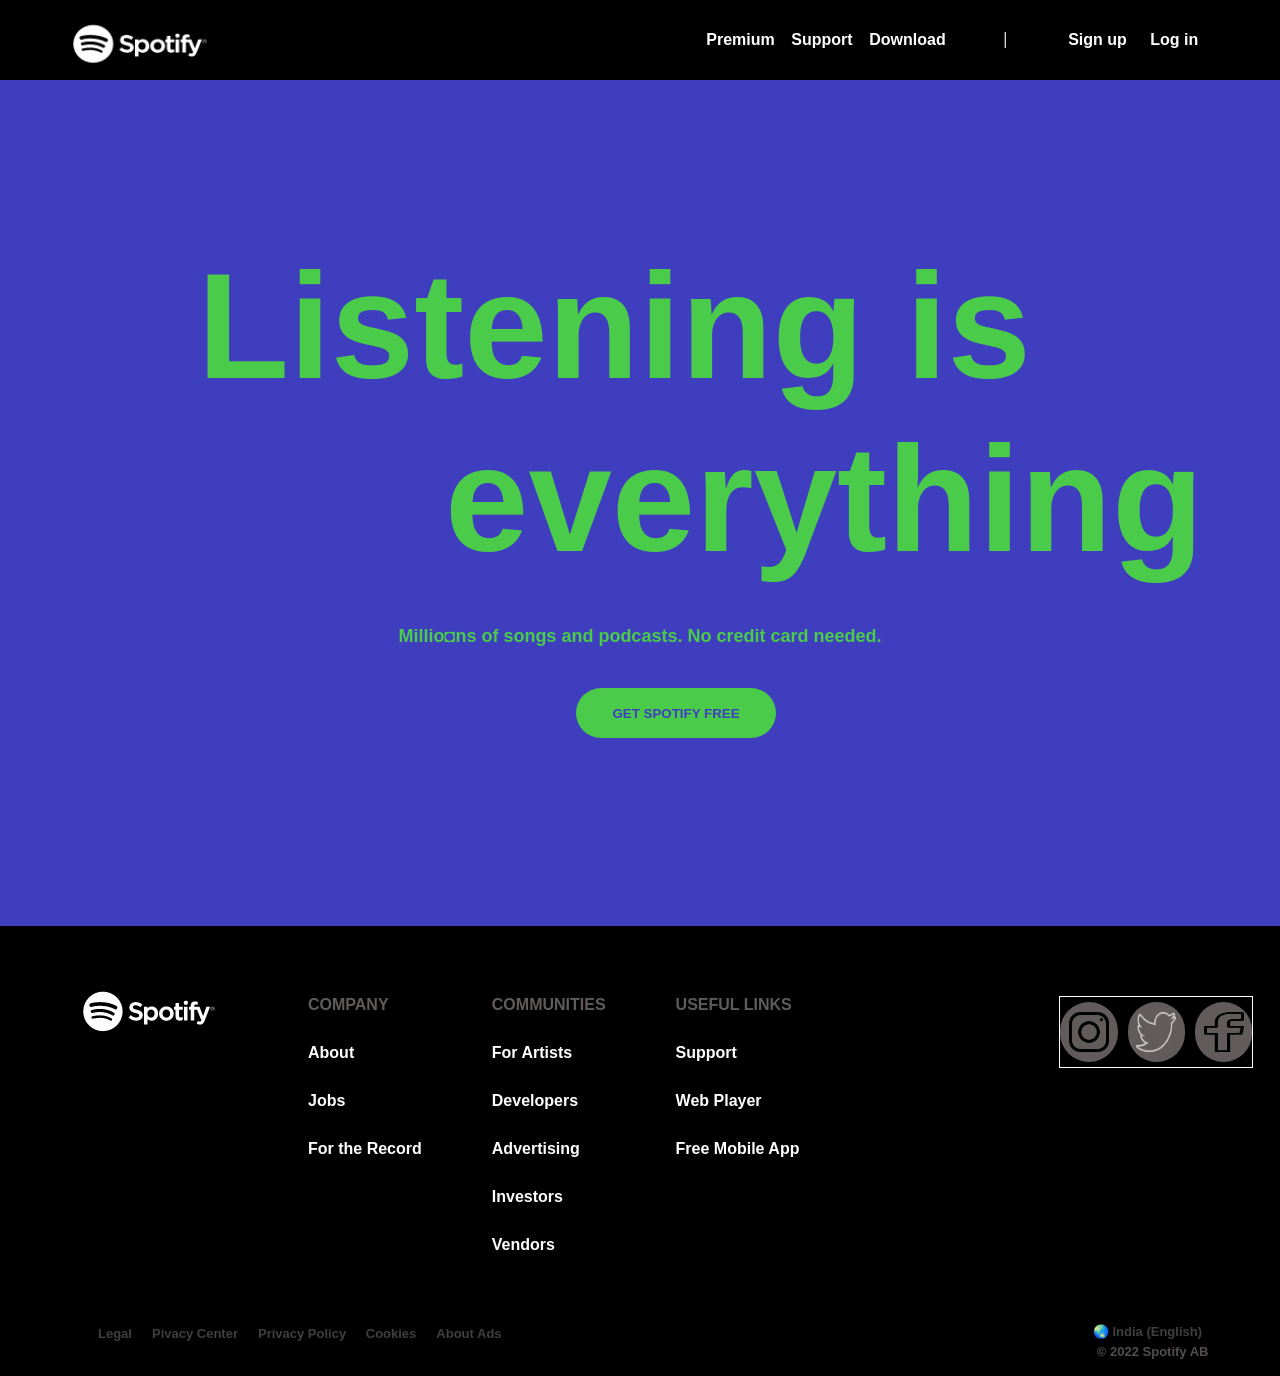
<file: index.html>
<!DOCTYPE html>
<html lang="en">

<head>
    <meta charset="UTF-8">
    <meta http-equiv="X-UA-Compatible" content="IE=edge">
    <meta name="viewport" content="width=device-width, initial-scale=1.0">
    <title>Landing Page</title>
    <link rel="stylesheet" href="./navbar/Main.css">
    <link rel="stylesheet" href="./footer/footer.css">
    <style>
        * {
            margin: 0;
            padding: 0;
        }

        #container {
            font-weight: 700;
            font-family: spotify-circular, Helvetica, Arial, sans-serif;
            background-image: url(https://www-growth.scdn.co/static/home/bursts.svg);
            background-size: 175%;
            background-position: 46% 4%;
            /* -webkit-box-pack: center; */
            justify-content: center;
            min-height: 846px;
            background-color: rgb(62, 62, 191);
        }

        #tittle {
            font-size: 75px;
            margin-left: 25%;
            margin-right: 25%;
            margin-bottom: 3%;
            /* margin-top: 10%; */
            /* background-color: aliceblue; */
            /* margin-top: 15%; */
            width: 800px;
            text-indent: -3.3em;
            transform: translate(125px, 0px)
        }

        #tittle>h1 {
            color: rgb(74, 204, 74);
            padding-top: 20%;
            /* margin-top: 10%; */
        }

        /* #container>p  */
        #para {
            width: 100%;
            text-align: center;
            font-size: 18px;
            line-height: 24px;
            padding-bottom: 40px;
            color: rgb(74, 204, 74);
        }

        #button {
            width: 100%;
            /* align-items: center; */
        }

        #button>button {
            margin-left: 45%;
            height: 50px;
            width: 200px;
            border-radius: 100px;
            background-color: rgb(74, 204, 74);
            font-weight: 700;
            border: none;
        }

        #button>button>a {
            text-decoration: none;
            color: rgb(62, 62, 191);
        }

        @media (min-width: 451px) and (max-width: 820px) {
            #container {
                width: 100%;
                background-image: url(https://www-growth.scdn.co/static/home/bursts.svg);
                background-position: 94% -29%;
                background-size: 253%;
                height: 100vh;
                padding-left: 0;
                padding-right: 10%;
            }

            #tittle {

                font-size: 50px;
                margin-left: 0vh;
                margin-bottom: 3%;
                /* margin-top: 10%; */
                /* background-color: aliceblue; */
                /* margin-top: 15%; */
                width: 83%;
                text-indent: -0.3em;
                transform: translate(125px, 0px);
                padding-top: 13%;
                word-spacing: 3px;
            }

            /* #container>p  */
            /* #para {
                /* margin: ;
            } */

            #button>button {
                margin-left: 36%;
            }
        }

        @media (min-width: 50px) and (max-width: 450px) {
            #container {
                background-position: 94% -29%;
                background-size: 253%;
            }

            #tittle {

                font-size: 25px;
                margin-left: -4vh;
                margin-bottom: 3%;
                /* margin-top: 10%; */
                /* background-color: aliceblue; */
                /* margin-top: 15%; */
                width: 80%;
                text-indent: -0.3em;
                transform: translate(125px, 0px);
                padding-top: 13%;
                word-spacing: 3px;
            }

            /* #container > p */
            #para>p {
                font-size: 14px;
                /* margin: 0 10%; */
                padding-left: 10%;
            }

            #para>p {

                padding: 0 10%;
            }

            #button>button {
                margin-left: 30%;
            }

        }
    </style>
</head>

<body>
    <div id="nav_bar">

    </div>
    <div id="container">
        <div id="tittle">
            <h1>Listening is everything</h1>
        </div>
        <div id="para">

            <p>Millio◘ns of songs and podcasts. No credit card needed.</p>
        </div>
        <div id="button">
            <button><a href=""> GET SPOTIFY FREE </a></button>
        </div>

    </div>
    <div id="foter_comp">

    </div>
</body>
<script type="module">
    import nav from "./component/navbar_comp.js"
    import footerr from "./component/footer_comp.js"
    var navi=document.getElementById("nav_bar")
    navi.innerHTML=nav()

    let profile_name=localStorage.getItem("user_name")
//  console.log(profile_name)
if(profile_name){
    let changed_value=document.getElementById("nav_secondpart")
    changed_value.innerHTML=""
    var profil_cont=document.createElement("div")
    profil_cont.setAttribute("id","afterchange")
    var imgg=document.createElement("img")
    imgg.setAttribute("id","img_change")
    imgg.src="kindpng_211168.png"
    let profile=document.createElement("b")
    profile.textContent=profile_name
    profil_cont.append(imgg,profile)
    changed_value.append(profil_cont)

}

    var footer=document.getElementById("foter_comp")
    footer.innerHTML=footerr()

</script>
<script src="./navbar/navbar.js"></script>
</html>
</file>
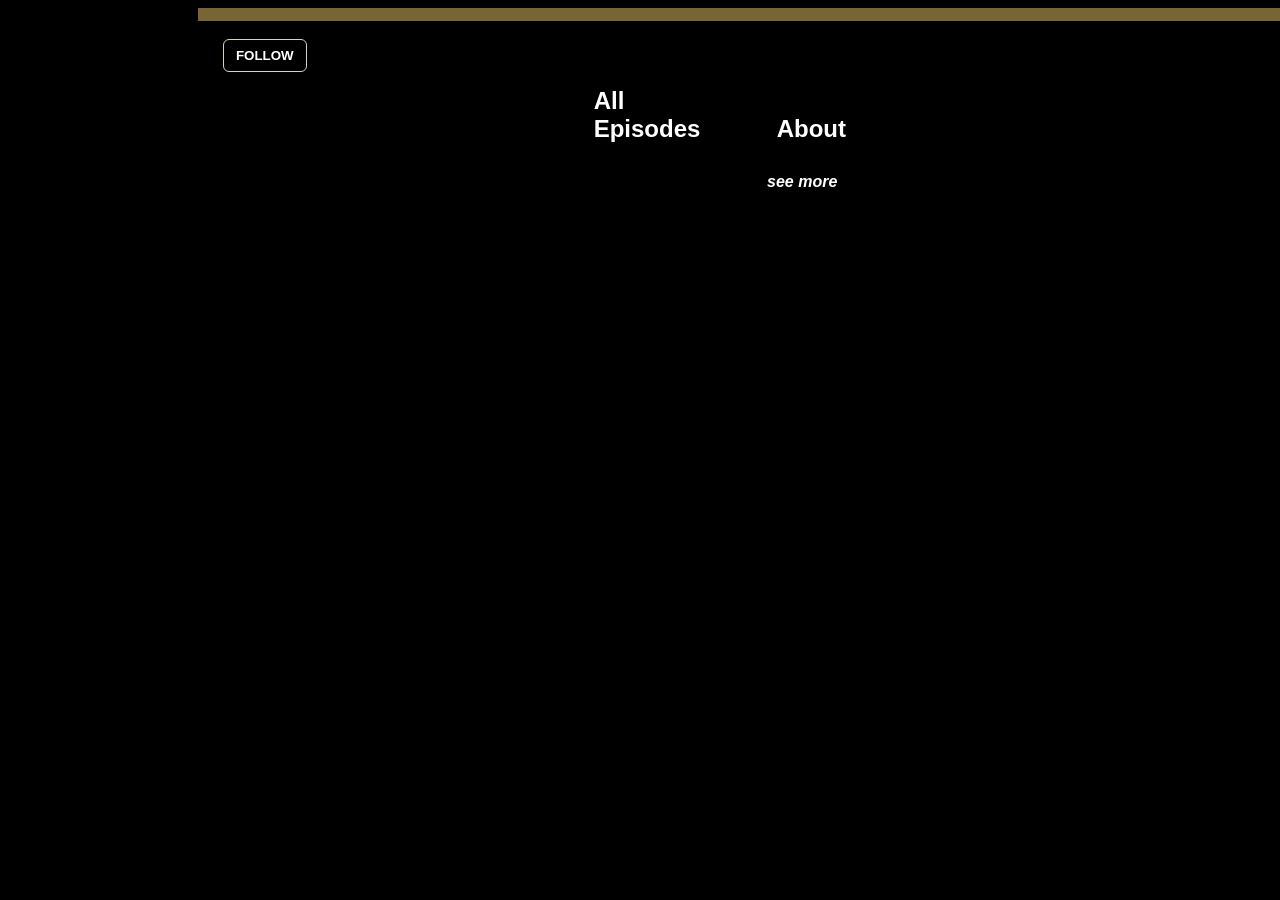
<file: episodes.html>
<!DOCTYPE html>
<html lang="en">
<head>
    <meta charset="UTF-8">
    <meta http-equiv="X-UA-Compatible" content="IE=edge">
    <meta name="viewport" content="width=device-width, initial-scale=1.0">
    <title>Episodes</title>
    <style>
        
        body{
            font-family:  var(--font-family,spotify-circular),Helvetica,Arial,sans-serif;
            color: white;
            background-color: black;
        }
   
        #showHeader{
            display: flex;
            gap: 2%;
             width: 85%;
            margin-left: 15%;
            /* border: 1px solid red; */
            align-items:center;
            padding-left: 1.5%;
            padding-bottom: 1%;
            background-color: rgb(120, 101, 52);
        }
        #showHeader>div{
            /* border: 1px solid blue; */
            margin-top: 7%;
        }
        #header_image {
            /* border: 1px solid red; */
            margin-top: 50%;
            width: 17%;
            height: 100%;
        }
        #header_image img{
            width: 100%;
            height: 80%;
            margin-top: 20%;
            border-radius: 7px;

        }
        #header_details {
            padding-top: 8%;
        }
        #showHeader #name{
            /* border: 1px solid red; */
            font-size: 550%;
            font-weight: 900;
            margin-top: -1.5%;
            margin-bottom: -1.5%;
        }
        #podcast{
            font-weight: 400;
        }
        #publisher{
            font-weight: 600;
            font-size: 120%;
        }
        #follow{
            /* border: 1px solid red; */

            /* width: 85%; */
            margin-top: 2%;
            margin-left: 17%;
        }
        #followBtn{
            border:1px ridge rgb(216, 209, 192);
            padding: 8px 12px;
            background-color: black;
            color: white;
            border-radius: 6px;
            cursor: pointer;
            font-size: smaller;
            font-weight: 550;
        }
        #followBtn:hover{
            border: 1px solid white;
        }
        .episodesData{
            /* border: 1px solid red; */
            display: flex;
            gap: 1%;
            justify-content: right;
            flex-direction:row;
            width: 85%;
            margin-left: 15%;
        }
        .headElement{
            padding: 2%;
        }
        
        #episode{
            display: flex;
            gap: 1.2%;
            margin-top: 20px;
            height: fit-content;
            border-radius: 7px;
            padding: 2%;
        }
        h4{
            margin: .5%;
        }
        h4:hover{
            text-decoration: underline;
        }
        p{
            font-size: 80%;
        }
        
        #episode:hover{
            cursor: pointer;
            background-color: #232323;
        }
        #image{
            /* border: 1px solid red; */
            width: 8.2em;
            height: 8.2em;
            border-radius: 10px;
        } 
        #image img{
            width: 100%;
            height: 100%;
            border-radius: 7px;
        }
        #episodeDetails{
             /* border: 1px solid rgb(216, 22, 22);  */
            width: 90%;
        }
        #episodeDetails p,#about{
            /* border: 1px solid blue; */
            color: rgb(175, 175, 175);
            font-weight: 600;
        }
        #bottomInfo{
            display: flex;
            gap: 2%;
            margin: auto;
            align-items: center;
             /* border: 1px solid red;  */
        }
        #bottomInfo img{
            width: 7%;
            height: 9%;
            border-radius: 50%;
        }
        #bottomInfo img:hover{
            transition: 0.7s;
            opacity: 0.5;
        }
        
        #abouts{
            width: 45%;
            padding: 2%;
            /* border: 1px solid red; */
            height: auto;
        }
      
        .lessMore{
            cursor: pointer;
            color: white;
            text-decoration: none;
            font-size: 100%;
            font-weight: 900;
            font-style: italic;
            /* margin-top: 10%; */
            /* border: 1px solid red; */
        }
        .lessMore:hover{
            cursor: pointer;
            text-decoration: underline;
        }
       
        
    </style>
</head>
<body>
    <div id="showHeader"></div>
    <div id="follow">
        <span id='followBtn' onclick="followButton()">FOLLOW</span>
    </div>
    <div class="episodesData">
        <div id="episodes">
                <h2 class="headElement">All Episodes</h2>

        </div>
        <div id="abouts">
            <h2 class="headElement">About</h2>
            <div id="about"></div>
            
            <span class="lessMore">see more</span>
           
        </div>
    </div>
    <!-- <img style="border-radius: 50%;" src="https://encrypted-tbn0.gstatic.com/images?q=tbn:ANd9GcSyLORMAL4RhEWPiFdfdSFbH8bV-OtVUfXSSQ&usqp=CAU"> -->
</body>

<script>
    
    const authToken=localStorage.getItem('authToken')?localStorage.getItem('authToken'):"";
   // const authToken="BQBxx4wxcIaJV2GO7ZTS5rJUFatpPsoTHBmw8fvo_WJqSn5sM8YrvGTQrYIZbheSKD5OGPJa8gQQF2b75iyUv7npIE0BsKPFnf7rz39nVx1zraf6NgcQWSajau-O_66CyOqLKgeC_ILZUn2iRtV4ZVKctaeAoFrRpl0";
    
    async function fetchData(){
         let id="1Iw0fZs9DzYcft0D6amarv";
        // let id="5RXIcYoHDlpQx6VJNZyFV8"
        //const id=localStorage.getItem('showId')?localStorage.getItem('showId'):"";

        try { 
            
        
            let res =await fetch(` https://api.spotify.com/v1/shows/${id}`,{
                method:"GET",
                headers:{
                    "Accept":"application/json",
                    "Content-Type": "application/json",
                    "Authorization": `Bearer ${authToken}`,
         
                }
            })

            let data=await res.json();
            console.log(data)
            displayheader(data)
            displayEpisodes(data.episodes.items)
            displayAbout(data.description)
        } catch (error) {
            console.log(error)
        }
    }
    fetchData()

     function displayheader(data){
        let header_image=document.createElement('div')
        header_image.setAttribute('id','header_image')
        let image=document.createElement('img')
        image.src=data.images[0].url;
        header_image.append(image)

        let header_details=document.createElement('div')
        header_details.setAttribute('id','header_details')
        let podcast=document.createElement('p')
        podcast.setAttribute('id','podcast')
        podcast.textContent="PODCAST"
        let name=document.createElement('h2')
        name.setAttribute('id','name');
        name.textContent=data.name;
        let publisher=document.createElement('p')
        publisher.setAttribute('id','publisher')
        publisher.textContent=data.publisher;
        header_details.append(podcast,name,publisher)

        document.querySelector('#showHeader').append(header_image,header_details)
     }

     function followButton(){
         if(document.getElementById('followBtn').innerHTML=="FOLLOW")
        document.getElementById('followBtn').textContent='FOLLOWING'
        else
        document.getElementById('followBtn').textContent='FOLLOW'
     }



    function displayEpisodes(episodes){
        episodes.forEach((episode)=>{

            let box=document.createElement('div');
            box.setAttribute('id','episode')
            let image=document.createElement('div')
            image.setAttribute('id','image')
            let episodeDetails=document.createElement('div')
            episodeDetails.setAttribute('id','episodeDetails')
        
            let img=document.createElement('img');
            img.src=episode.images[0].url;

            let name=document.createElement('h4')
            name.setAttribute('id','name')
            name.textContent=episode.name;
            let description=document.createElement('p')
            description.textContent=episode.description;

            let maxLength=200;
            if(episode.description.length>maxLength){
            let newStr=episode.description.substring(0,maxLength);
            let removeStr=episode.description.substring(maxLength,episode.description.length)
            description.textContent=newStr+'...';
        
        
        }

            let bottomInfo=document.createElement('div')
            bottomInfo.setAttribute('id','bottomInfo')

            let playButton=document.createElement('img')
            playButton.src="[data-uri]"
           
            let info=document.createElement('p')
            function toMonthName(monthNumber) {
                const date = new Date();
                date.setMonth(monthNumber - 1);
                return date.toLocaleString('en-US', {
                month: 'short',
                });
            }
            function millisToMinutesAndSeconds(millis) {
                var minutes = Math.floor(millis / 60000);
                var seconds = ((millis % 60000) / 1000).toFixed(0);
                return minutes + " min " + (seconds < 10 ? '0' : '') + seconds + ' sec';
            }
            let mnth=toMonthName(episode.release_date.substring(5,7))
            let duration=millisToMinutesAndSeconds(episode.duration_ms)

            info.textContent=`${mnth} ${episode.release_date.substring(0,4)} • ${duration}`

            image.append(img)
            bottomInfo.append(playButton,info)
            episodeDetails.append(name,description,bottomInfo)
            box.append(image,episodeDetails)

            document.querySelector('#episodes').append(box)
            

        })
    }
    
    function displayAbout(data){
        let about=document.getElementById('about')
       // document.querySelector('#about').append(data)
       
        let maxLength=180;
        if(data.length>maxLength){
            let newStr=data.substring(0,maxLength);
            let removeStr=data.substring(maxLength,data.length)
            about.append(newStr+'...');
    
            document.querySelector('.lessMore').addEventListener('click',function(){

                if(about.innerText.length < 185){
                    about.innerText = data
                    document.querySelector('.lessMore').innerHTML='see less'
                } else {
                    about.innerText=newStr+"...";
                    document.querySelector('.lessMore').innerHTML='see more'
                }
                
                
            })
        }
        
    }
</script>
</html>
</file>
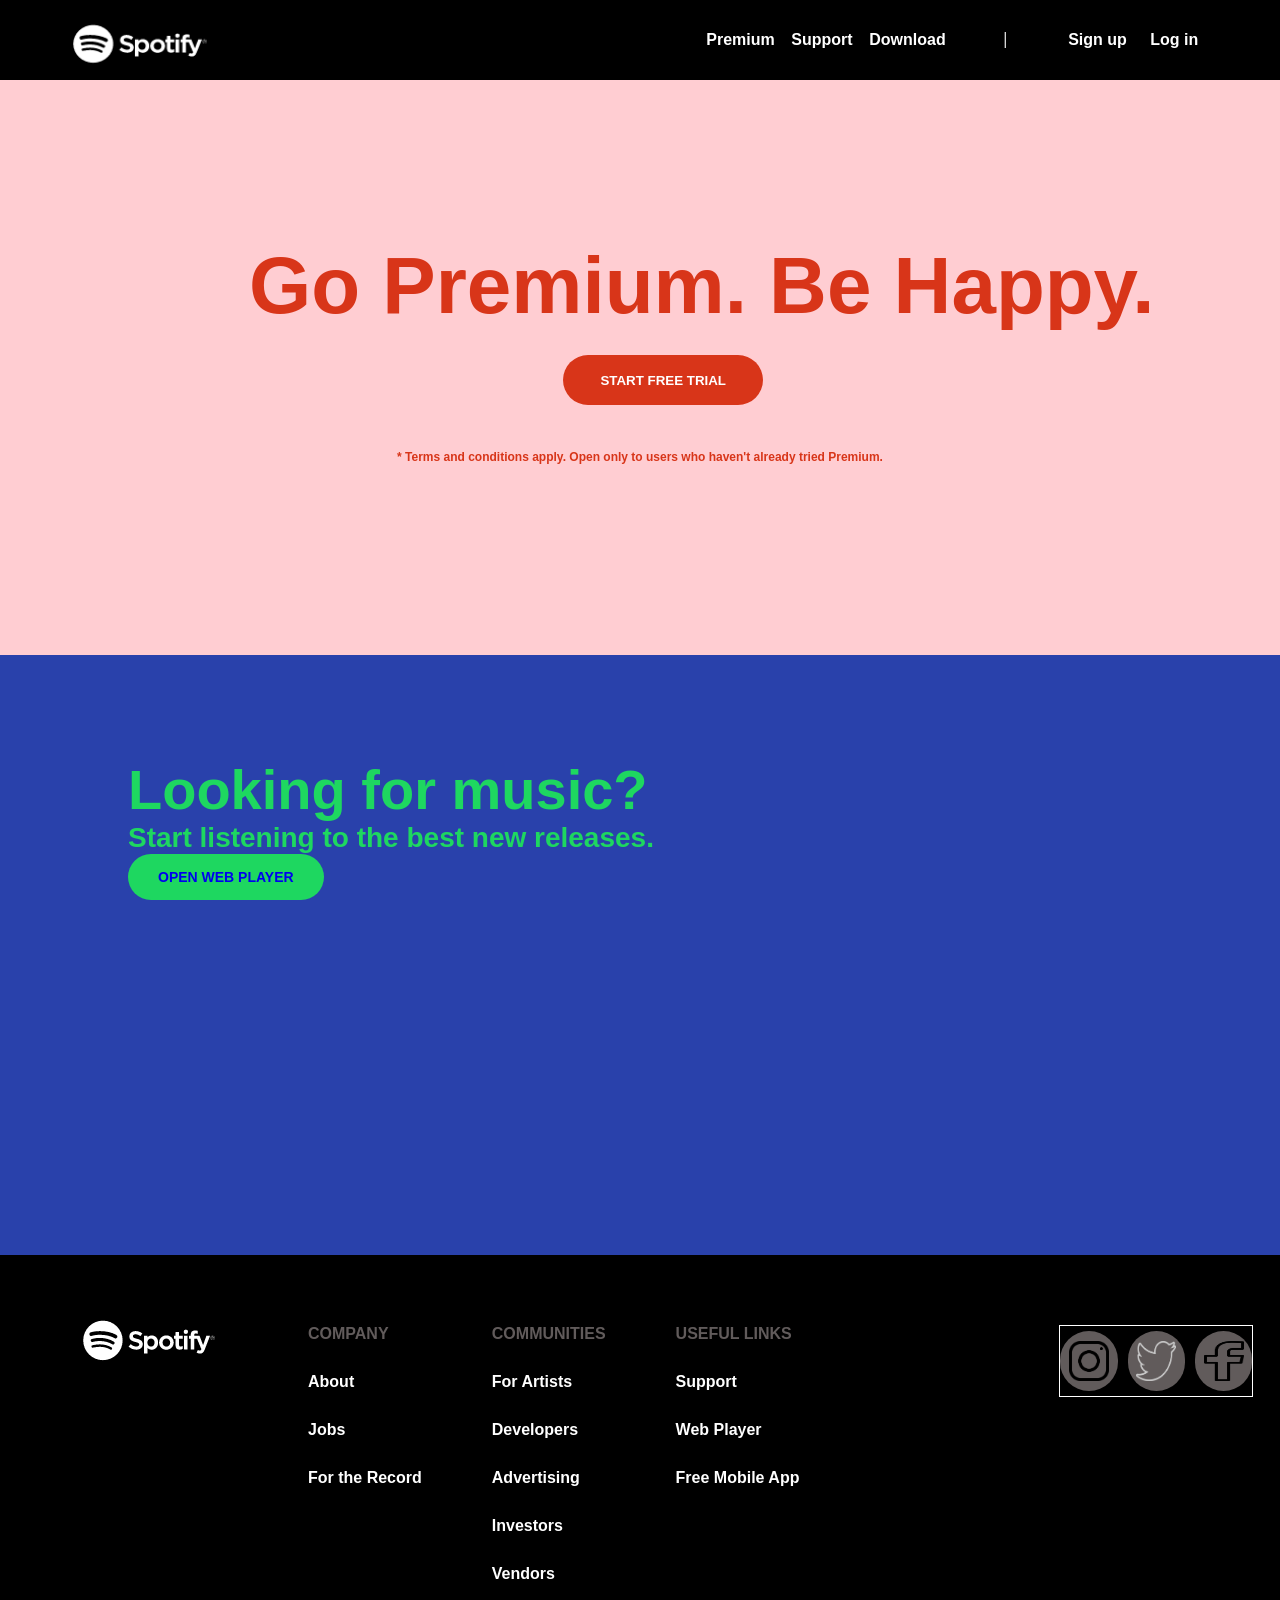
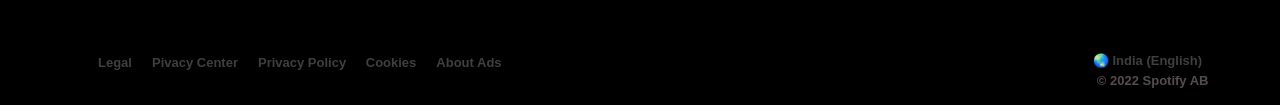
<file: landingPageLogin.html>
<!DOCTYPE html>
<html lang="en">

<head>
    <meta charset="UTF-8">
    <meta http-equiv="X-UA-Compatible" content="IE=edge">
    <meta name="viewport" content="width=device-width, initial-scale=1.0">
    <title>Landing Page</title>
    <link rel="stylesheet" href="./navbar/Main.css">
    <link rel="stylesheet" href="./footer/footer.css">
    <style>
        * {
            margin: 0;
            padding: 0;
        }

        #upper-container {
            font-weight: 700;
            font-family: spotify-circular, Helvetica, Arial, sans-serif;
            /* background-position: 46% 4%; */
            justify-content: center;
            min-height: 575px;
            background-color: #ffcdd2;
        }
a{
    text-decoration: none;
}
        #tittle {
            font-size: 40px;
            /* margin-left: 25%; */
            margin-bottom: 3%;
            /* margin-top: 15%; */
            width: 800px;
            text-indent: -3.3em;
            transform: translate(125px, 0px)
        }

        #tittle>h1 {
            color: #D83519;
            padding-top: 20%;
        }

        #content > p {
            width: 100%;
            margin-top: 40px;
            text-align: center;
            font-size: 12px;
            line-height: 24px;
            padding-bottom: 40px;
            color: #D83519;
        }

        #button {
            width: 100%;
            /* border: none; */
            /* align-items: center; */
        }

        #button>button {
            margin-left: 40%;
            height: 50px;
            width: 200px;
            border-radius: 100px;
            background-color: #D83519;
            font-weight: 700;
        }

        #button>button>a {
            text-decoration: none;
            color: white;
        }

        #lower-container {
            font-weight: 700;
            font-family: spotify-circular, Helvetica, Arial, sans-serif;
            min-height: 600px;
            background-color: rgb(41, 65, 171);
            background-image: url(https://content-tooling.spotifycdn.com/images/b236bf87-bfd5-4bcb-b51a-77881073039c_lie_circles.svg);
            background-position: 100% 4%;
            background-repeat: no-repeat;
            color: #1ed760;
        }
        #lower-tittle{
            font-size: 28px;
            margin-left: 10%;
            padding-top: 8%;
        }
        #lower-container > h2{
            margin-left: 10%;
            padding-top: 3%;
            margin-bottom: 4%;
            font-weight: 500;
            font-size: 22px;
        }
        #openWebPlayer{
            margin-left: 10%;
            background-color: #1ed760;
            font-size: 14px;
            font-weight: 600;
            color: rgb(41, 65, 171);
            padding: 15px 30px;
            border-radius: 50px;
        }
        button {
            border: none;
        }
        #content{
            margin-left: 20%;
            margin-right: 20%;
            /* background-color: #1ed760; */
        }
        @media (min-width: 451px) and (max-width: 820px){
            #container{
                width: 100vh;
            }
            #upper-container{
                height: 85vh;
            }
            #tittle > h1{
                padding: 20% 0 0 0;
                font-size: 110px;
                text-align: center;
            }
            #content{
                /* margin-left: 15%;
                
                margin-right: 15%; */
                margin: 0 8%;
                padding-top: 12%;
            }
            #button > button, #lower-content button{
                margin-top: 3%;
                margin-left: 36%;
                height: 75px;
                width: 250px;
                font-size: 18px;

            }
            #lower-tittle{
                margin:0px ;
            }
            #lower-tittle>h4{
                margin: 0px 10px;
            }
            #lower-content{
                margin: 0 22vh;
                padding-top: 100px;
            }
            #lower-content h1{
                margin: 0;
                font-size: 70px;
            }
            #lower-content h2{
                margin: 10% 0;
                text-align: center;
                font-size: 30px;

            }
            #lower-content button{
                margin: 0 30%;
            }
        }
    </style>
</head>

<body>
    <div id="nav_bar">

    </div>
    <div id="container">
    <div id="upper-container">
        <div id="content">
        <div id="tittle">
            <h1>Go Premium. Be Happy.</h1>
        </div>
        <div id="button">
            <button><a href="">START FREE TRIAL </a></button>
        </div>
        <p>* Terms and conditions apply. Open only to users who haven't already tried Premium.</p>
    </div>
</div>
    <div id="lower-container">
        <div id="lower-content">
        <div id="lower-tittle">
            <h1>Looking for music?</h1>
            <h4>Start listening to the best new releases.</h4>
        </div>
        <button id="openWebPlayer" ><a href="./HomePage/homePage.html"> OPEN WEB PLAYER</a></button>
    </div>
    </div>
</div>
<div id="foter_comp">

</div>
</body>

<script type="module">
    import nav from "./component/navbar_comp.js"
    import footerr from "./component/footer_comp.js"
    var navi=document.getElementById("nav_bar")
    navi.innerHTML=nav()
 let profile_name=localStorage.getItem("user_name")
//  console.log(profile_name)
if(profile_name){
    let changed_value=document.getElementById("nav_secondpart")
    changed_value.innerHTML=""
    var profil_cont=document.createElement("div")
    profil_cont.setAttribute("id","afterchange")
    var imgg=document.createElement("img")
    imgg.setAttribute("id","img_change")
    imgg.src="kindpng_211168.png"
    let profile=document.createElement("b")
    profile.textContent=profile_name
    profil_cont.append(imgg,profile)
    changed_value.append(profil_cont)

}

    var footer=document.getElementById("foter_comp")
    footer.innerHTML=footerr()
</script>

<script src="./navbar/navbar.js"></script>
</html>
</file>
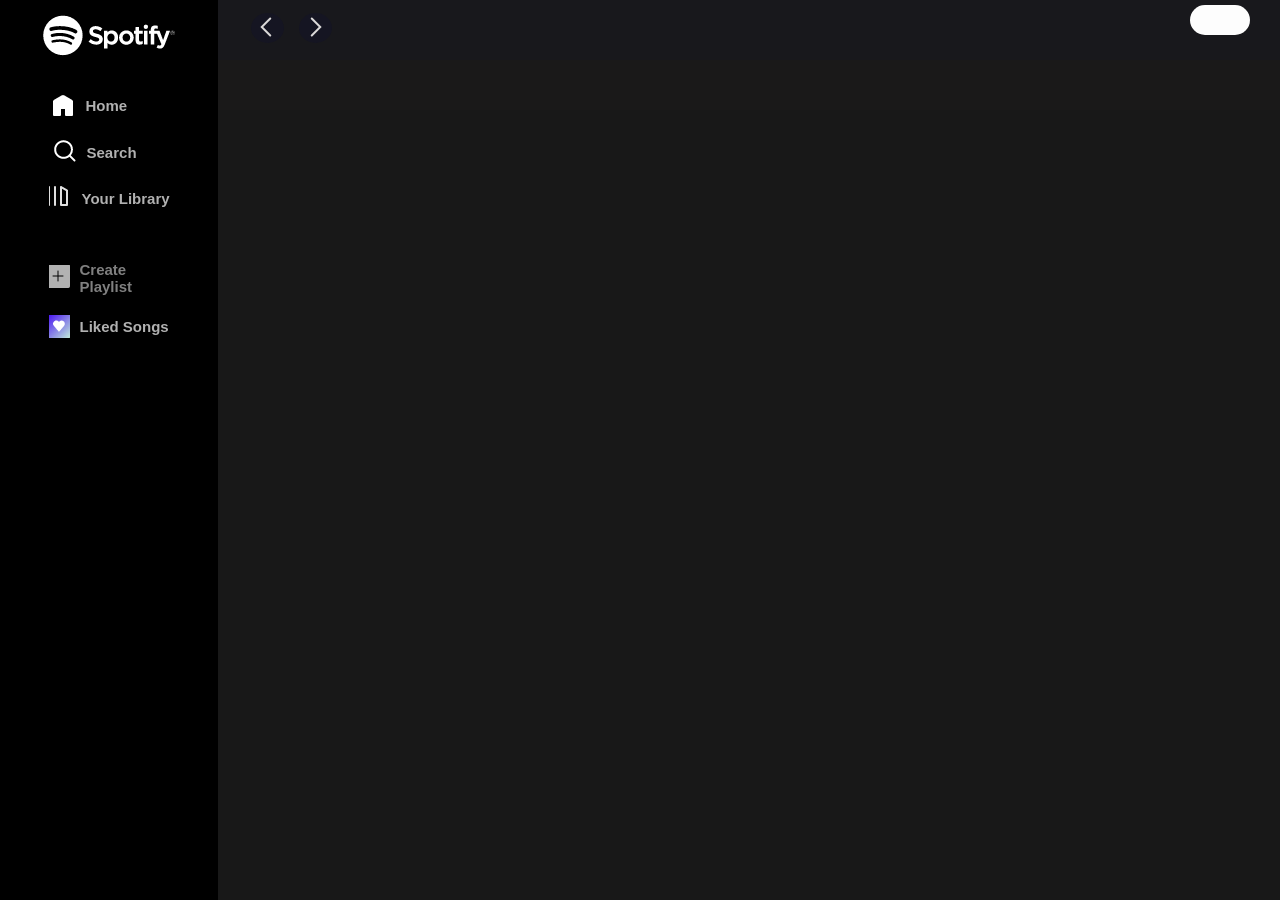
<file: playlist.html>
<!DOCTYPE html>
<html lang="en">

<head>
    <meta charset="UTF-8">
    <meta http-equiv="X-UA-Compatible" content="IE=edge">
    <meta name="viewport" content="width=device-width, initial-scale=1.0">
    <title>Document</title>
    <!-- <link rel="shortcut icon" href="#"> -->
    <link rel="stylesheet" href="./playlist.css">
    <link rel="stylesheet" href="./upbar.css">
    <link rel="stylesheet" href="./sidewebplayer.css">
</head>

<body>
    <div id="side_bar">
        <div id="side_image">
            <img src="Screenshot 2022-05-22 102301.png" alt="">
        </div>
        <div id="side_home" class="sidebar_div">
            <img src="home.png" alt="">
            <a href="" class="sidebar_div_a"> <b>Home</b></a>
        </div>
        <div id="side_search" class="sidebar_div">
            <img src="search.png" alt="">
            <a href="" class="sidebar_div_a"><b>Search</b></a>
        </div>
        <div id="side_library" class="sidebar_div">
            <img src="playlist.png" alt="">
            <a href="" class="sidebar_div_a"><b> Your Library</b></a>
        </div>
        <div id="side_playlist" class="sidebar_div">
            <img src="Screenshot 2022-05-26 170202.png" alt="">
            <a id="create_playlist" onclick="addplaylist()"><b>Create Playlist</b> </a>
        </div>
        <div id="side_like" class="sidebar_div">
            <img src="line.png" alt="">
            <a href="" class="sidebar_div_a"><b> Liked Songs</b></a>
        </div>
        <div id="br"></div>
        <div id="palylist_container">

        </div>

    </div>

    <div id="rightside">

        
        <div id="up-bar"></div>

        <h1 id="categoryheader"></h1>

        <div id="container">

        </div>
    </div>

</body>

</html>
<script src="./playlist.js"></script>
<script src="./sidewebplayer.js"></script>
<script src="./upbar.js" type="module"></script>
</file>
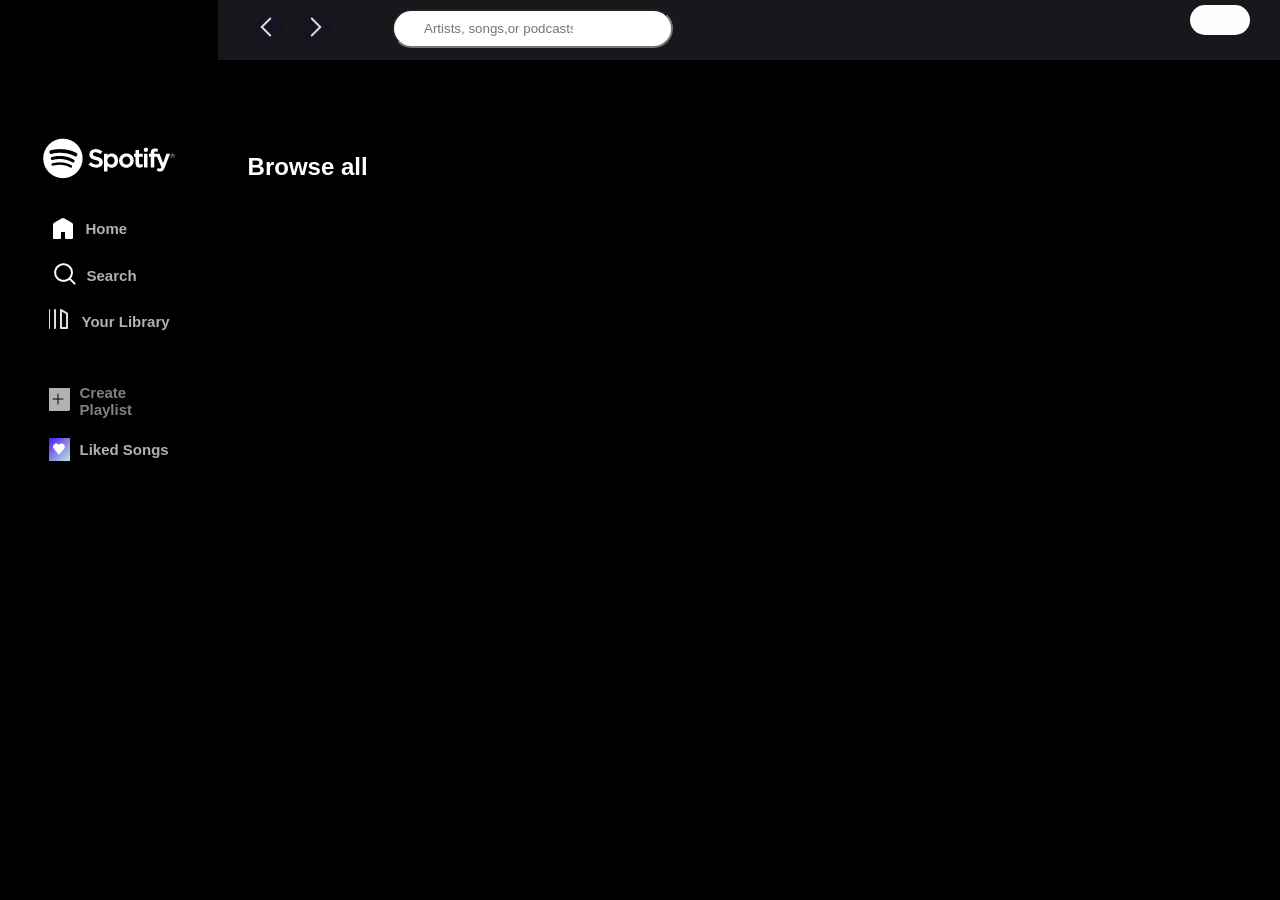
<file: search.html>
<!DOCTYPE html>
<html lang="en">

<head>
    <meta charset="UTF-8">
    <meta http-equiv="X-UA-Compatible" content="IE=edge">
    <meta name="viewport" content="width=device-width, initial-scale=1.0">
    <title>Document</title>
    <link rel="stylesheet" href="./upBar/upbar.css">
    <link rel="stylesheet" href="./search.css">

    <link rel="stylesheet" href="./web_player/sidewebplayer.css">
    <!-- <link rel="shortcut icon" href="#"> -->

</head>

    <link rel="stylesheet" href="./upbar.css">
</head>

<!-- <body class="body">

    <div id="side_bar">
        <div id="side_image">
            <img src="Screenshot 2022-05-22 102301.png" alt="">
        </div>
        <div id="side_home" class="sidebar_div">
            <img src="home.png" alt="">
          <a href="" class="sidebar_div_a"> <b>Home</b></a> 
        </div>
        <div id="side_search" class="sidebar_div">
            <img src="search.png" alt="">
           <a href="" class="sidebar_div_a"><b>Search</b></a> 
        </div>
        <div id="side_library" class="sidebar_div">
            <img src="playlist.png" alt="">
            <a href="" class="sidebar_div_a"><b> Your Library</b></a> 
        </div>
        <div id="side_playlist" class="sidebar_div">
            <img src="Screenshot 2022-05-26 170202.png" alt="">
           <a id="create_playlist" onclick="addplaylist()"><b>Create Playlist</b> </a>
        </div>
        <div id="side_like" class="sidebar_div">
            <img src="line.png" alt="">
            <a href="" class="sidebar_div_a"><b> Liked Songs</b></a> 
        </div>
       <div id="br"></div>
      <div id="palylist_container">

       </div>

    </div>

    <div id="rightside">

        <div id="up-bar">

            
       
        </div>
        <input oninput="debounce(storeInput,2000)" type="text" placeholder="Artists, songs,or podcasts" id="inputSearch">

        <h2 id="browseall">Browse all</h2>

<body > -->
    <div id="up-bar">
        
    </div  >
    <input oninput="debounce(fetchData,2000)" type="text" placeholder="Artists, songs,or podcasts" id="inputSearch">
    <div class="body" >

        <div id="leftside">
            <div id="side_bar">
                <div id="side_image">
                    <img src="./web_player/Screenshot 2022-05-22 102301.png" alt="">
        
                </div>
                <div id="side_home" class="sidebar_div">
                    <img src="./web_player/home.png" alt="">
                  <a href="./HomePage/homePage.html" class="sidebar_div_a"> <b>Home</b></a> 
                </div>
                <div id="side_search" class="sidebar_div">
                    <img src="./web_player/search.png" alt="">
                   <a href="./search.html" class="sidebar_div_a"><b>Search</b></a> 
                </div>
                <div id="side_library" class="sidebar_div">
                    <img src="./web_player/playlist.png" alt="">
                    <a href="./libary/libary.html" class="sidebar_div_a"><b> Your Library</b></a> 
                </div>
                <div id="side_playlist" class="sidebar_div">
                    <img src="./web_player/Screenshot 2022-05-26 170202.png" alt="">
                   <a id="create_playlist" onclick="addplaylist()"><b>Create Playlist</b> </a>
                </div>
                <div id="side_like" class="sidebar_div">
                    <img src="./web_player/line.png" alt="">
                    <a href="./likepage/like_page.html" class="sidebar_div_a"><b> Liked Songs</b></a> 
                </div>
               <div id="br"></div>
              <div id="palylist_container">
        
               </div>
        
            </div>
        </div>
        <div id="rightside">
            
            <h2 id="browseall">Browse all</h2>
            
            <div id="gridContainer">
                
            </div>
            
        </div>
    </div>

</body>

</html>
<script src="./search.js"></script>
<script src="./upbar.js" type="module"></script>
</file>
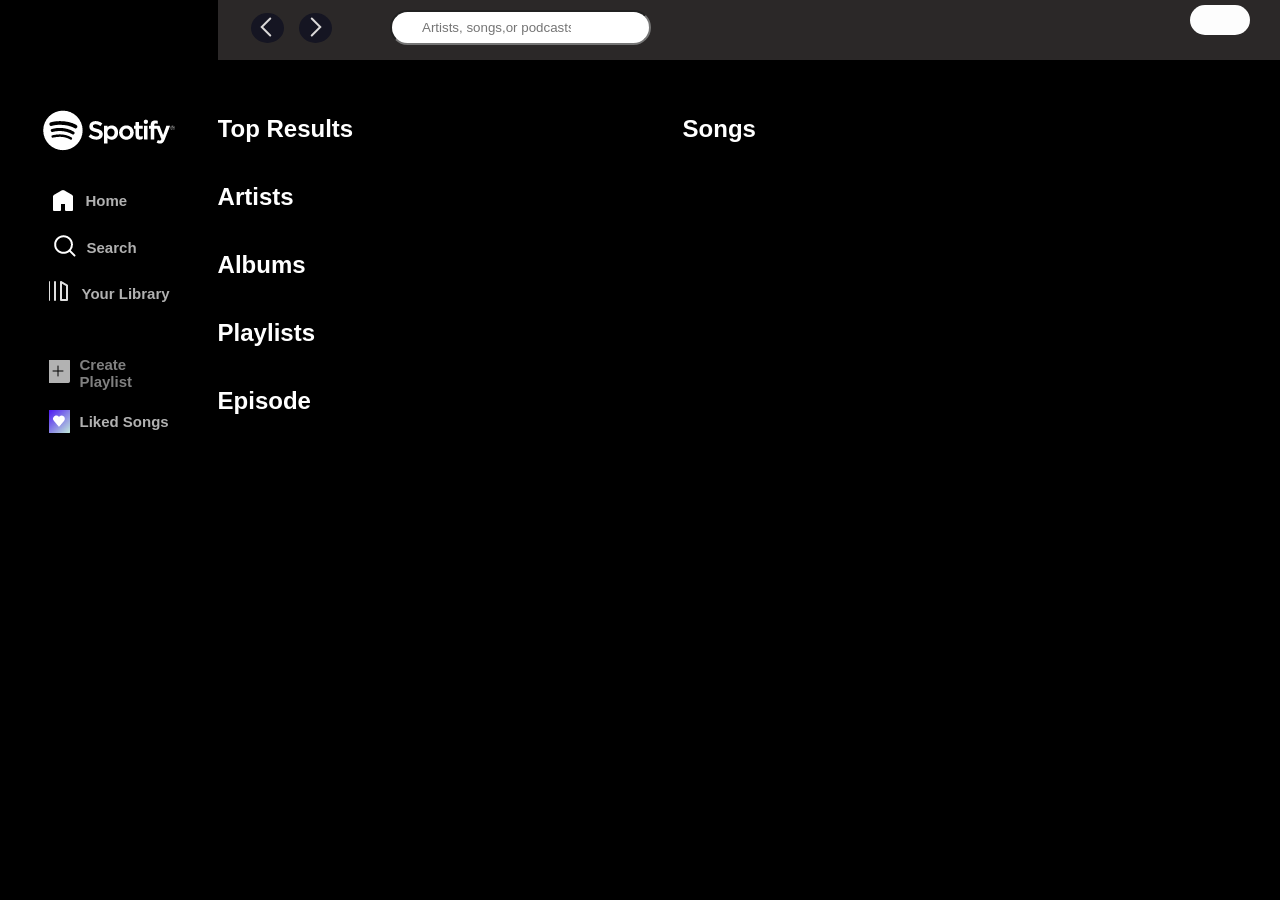
<file: searchPage.html>
<!DOCTYPE html>
<html lang="en">
<head>
    <meta charset="UTF-8">
    <meta http-equiv="X-UA-Compatible" content="IE=edge">
    <meta name="viewport" content="width=device-width, initial-scale=1.0">
    <title>Spotify - Search</title>
    <link rel="stylesheet" href="./searchPage.css">
    <link rel="stylesheet" href="./upBar/upbar.css">
    <link rel="stylesheet" href="./web_player/sidewebplayer.css">
   
</head>
<body>
    
    <div id="up-bar">
      
    </div>

    <input oninput="debounce(fetchData,2000)" type="text" placeholder="Artists, songs,or podcasts" id="inputSearch">
<div>


    <div id="side_bar">
        <div id="side_image">
            <img src="./web_player/Screenshot 2022-05-22 102301.png" alt="">

        </div>
        <div id="side_home" class="sidebar_div">
            <img src="./web_player/home.png" alt="">
          <a href="./HomePage/homePage.html" class="sidebar_div_a"> <b>Home</b></a> 
        </div>
        <div id="side_search" class="sidebar_div">
            <img src="./web_player/search.png" alt="">
           <a href="./search.html" class="sidebar_div_a"><b>Search</b></a> 
        </div>
        <div id="side_library" class="sidebar_div">
            <img src="./web_player/playlist.png" alt="">
            <a href="./libary/libary.html" class="sidebar_div_a"><b> Your Library</b></a> 
        </div>
        <div id="side_playlist" class="sidebar_div">
            <img src="./web_player/Screenshot 2022-05-26 170202.png" alt="">
           <a id="create_playlist" onclick="addplaylist()"><b>Create Playlist</b> </a>
        </div>
        <div id="side_like" class="sidebar_div">
            <img src="./web_player/line.png" alt="">
            <a href="./likepage/like_page.html" class="sidebar_div_a"><b> Liked Songs</b></a> 
        </div>
       <div id="br"></div>
      <div id="palylist_container">

       </div>

    </div>




    <div id="topResultElement">
        <div>
            <h2 class="headElement">Top Results</h2>
            <div id="topResult">
            </div>
        </div>

        <div>
            <h2 class="headElement">Songs</h2>
            <div id="songs">
                
            </div>

        </div>

    </div>
    
    <h2 class="headElement">Artists</h2>
    <div id="artists" > 

    </div>

    <h2 class="headElement">Albums</h2>
    <div id="albums">

    </div>

    <h2 class="headElement">Playlists</h2>
    <div id="playlists">

    </div>

    <h2 class="headElement">Episode</h2>
    <div id="episodes">

    </div>

</div>
</body>
<script type="module" src="./searchPage.js"></script>
<script type="module" src="./component/getNavbar.js"></script>
<script type="module" src="./web_player/sidewebplayer.js"></script>
</html>
</file>
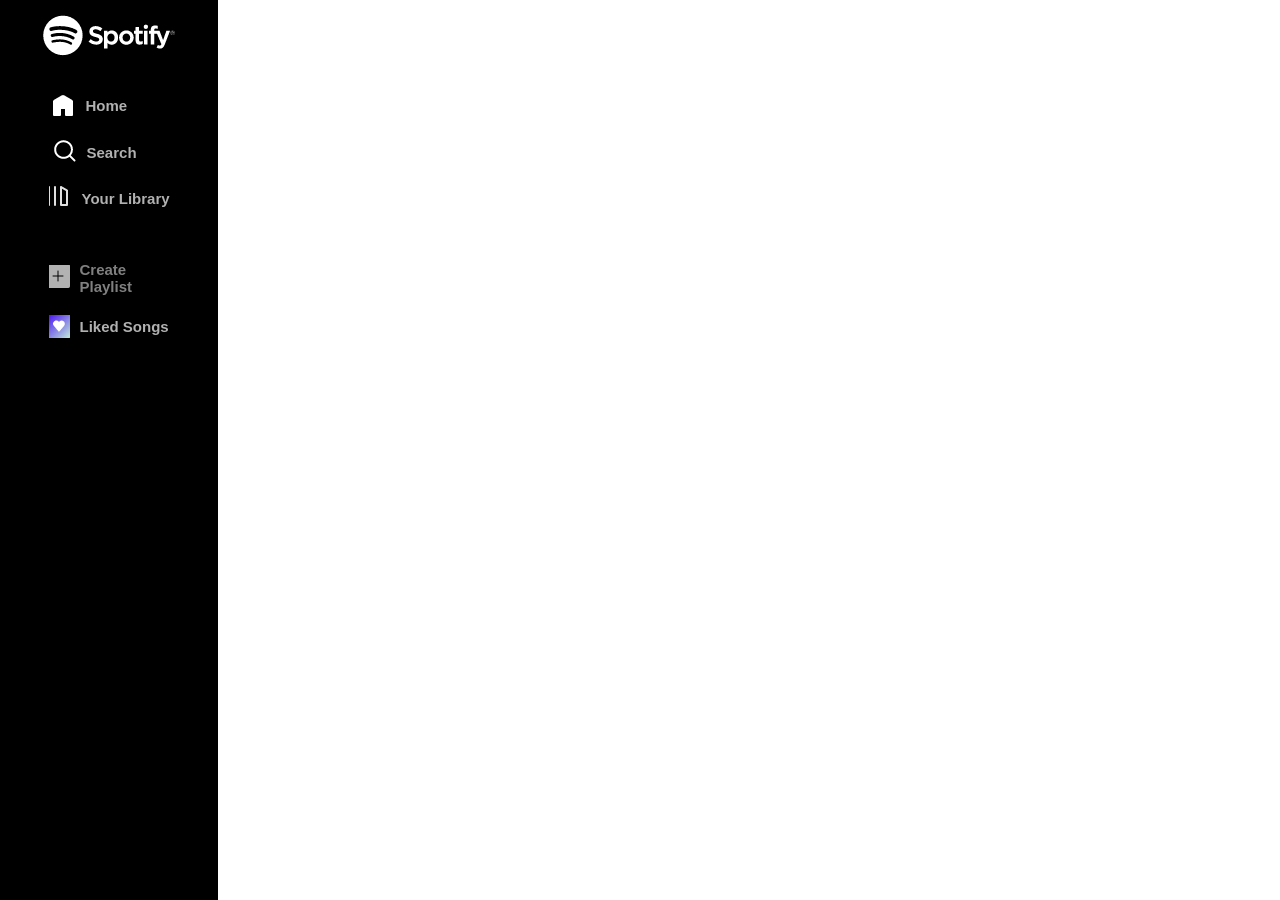
<file: sidewebplayer.html>
<!DOCTYPE html>
<html lang="en">
  <head>
    <meta charset="UTF-8" />
    <meta http-equiv="X-UA-Compatible" content="IE=edge" />
    <meta name="viewport" content="width=device-width, initial-scale=1.0" />
    <title>Document</title>
    <link rel="stylesheet" href="./sidewebplayer.css" />
  </head>
  <body>
    <div id="side_bar">
      <div id="side_image">
        <img src="Screenshot 2022-05-22 102301.png" alt="" />
      </div>
      <div id="side_home" class="sidebar_div">
        <img src="home.png" alt="" />
        <a href="" class="sidebar_div_a"> <b>Home</b></a>
      </div>
      <div id="side_search" class="sidebar_div">
        <img src="search.png" alt="" />
        <a href="" class="sidebar_div_a"><b>Search</b></a>
      </div>
      <div id="side_library" class="sidebar_div">
        <img src="playlist.png" alt="" />
        <a href="" class="sidebar_div_a"><b> Your Library</b></a>
      </div>
      <div id="side_playlist" class="sidebar_div">
        <img src="Screenshot 2022-05-26 170202.png" alt="" />
        <a id="create_playlist" onclick="addplaylist()"
          ><b>Create Playlist</b>
        </a>
      </div>
      <div id="side_like" class="sidebar_div">
        <img src="line.png" alt="" />
        <a href="" class="sidebar_div_a"><b> Liked Songs</b></a>
      </div>
      <div id="br"></div>
      <div id="palylist_container"></div>
    </div>
  </body>
</html>
<script src="./sidewebplayer.js"></script>
</file>
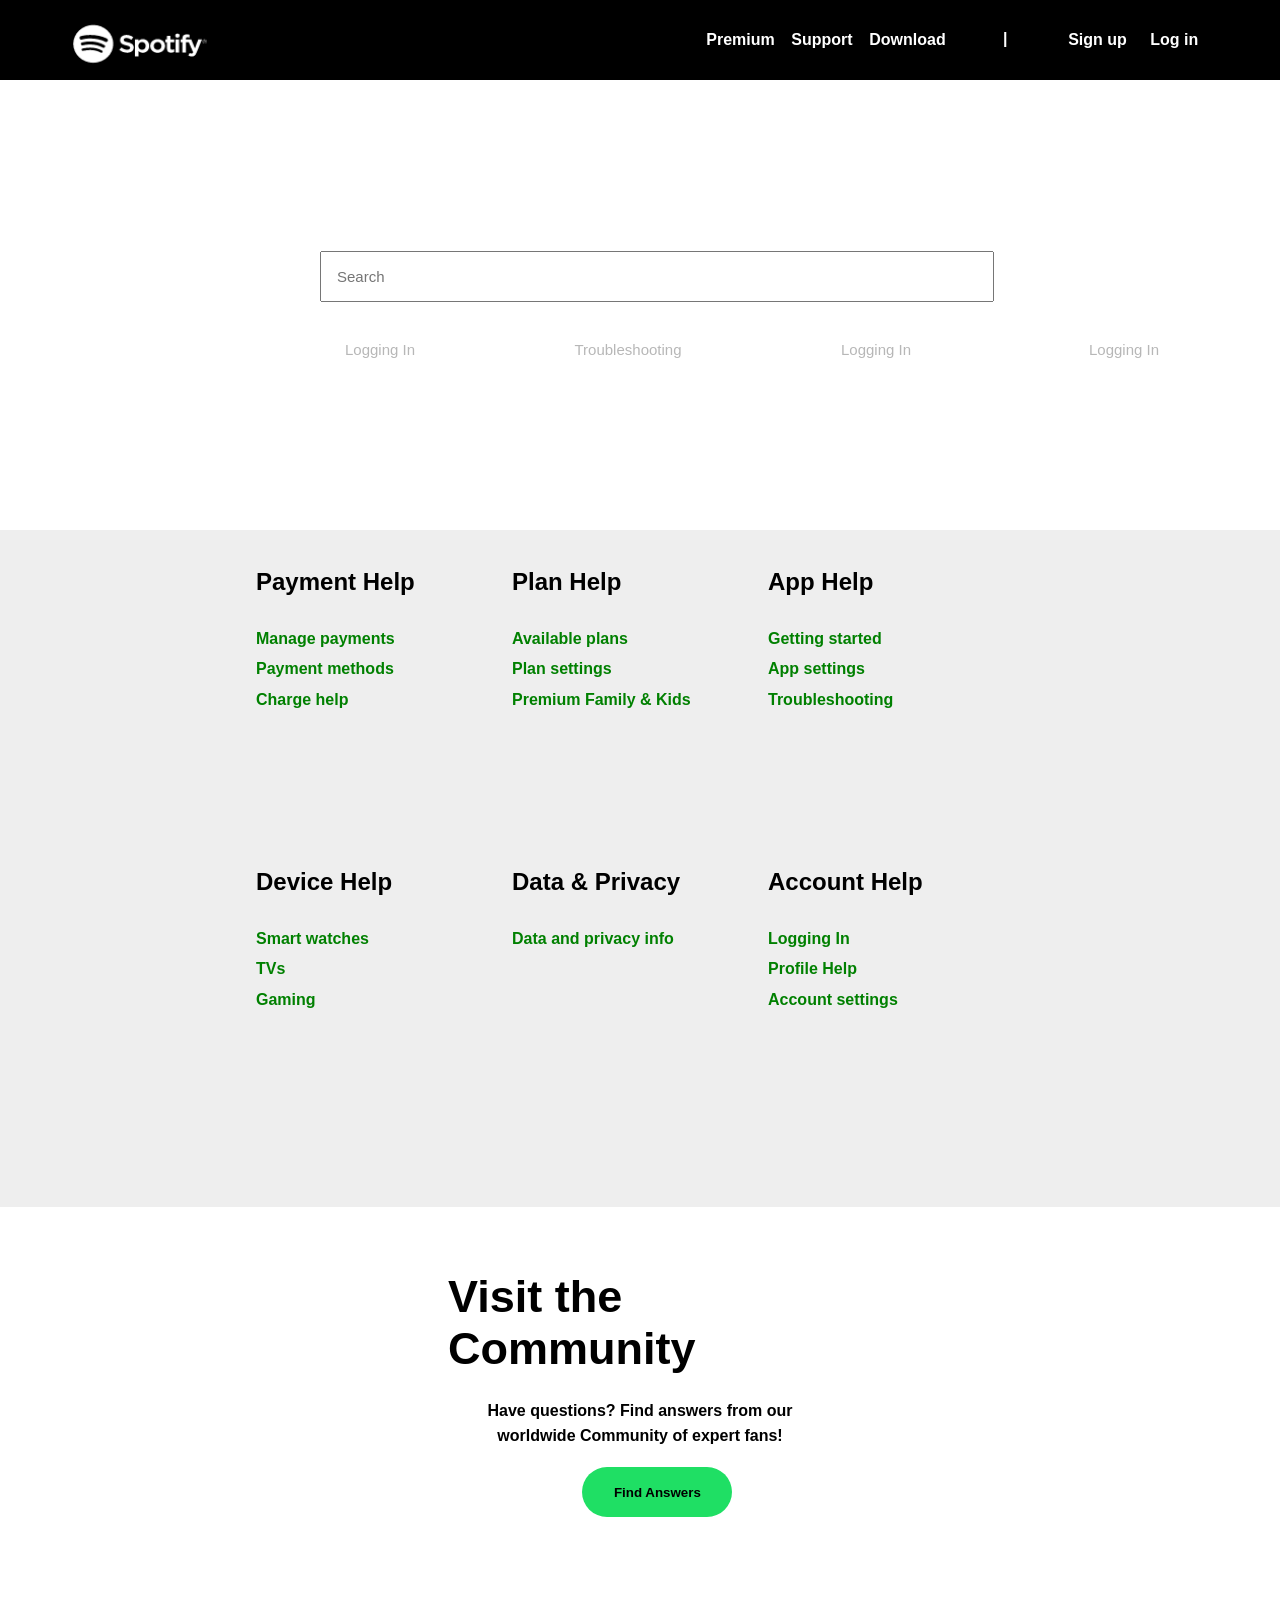
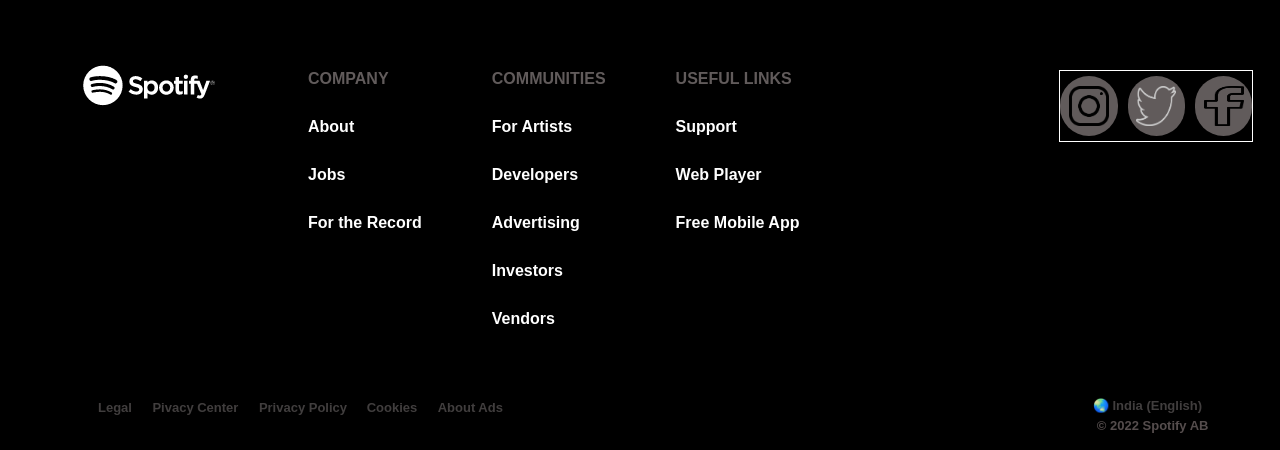
<file: support.html>
<!DOCTYPE html>
<html lang="en">
<head>
    <meta charset="UTF-8">
    <meta http-equiv="X-UA-Compatible" content="IE=edge">
    <meta name="viewport" content="width=device-width, initial-scale=1.0">
    <title>Support</title>
    <link rel="stylesheet" href="./navbar/Main.css">
    <link rel="stylesheet" href="./footer/footer.css">
    <style>
        *{
            margin: 0;
            padding: 0;
            font-family: spotify-circular, Helvetica, Arial, sans-serif;
        }
        #upper-container{
            min-height: 450px;
            background-image: url(https://support.scdn.co/web/_next/static/assets/4ead0c2/search-desktop.webp);
            color: white;
        }
        #upper-container > h1{
            padding: 5% 0 0 30%;
            font-size: 60px;
            word-spacing: -7px;
        }
        #upper-container > input{
            margin: 3% 0 0 25%;
            padding: 15px;
            width: 50%;
            font-size: 15px;
        }
        #option-box{
            display: flex;
            margin: 3% 0 0 20%;
        }
        .option{
            height: 78px;
            width: 248px;
        }
        .option > h3{
            text-align: center;
            font-weight: 400;
            color: #b7b7b7;
            font-size: 15px;
        }
        .option > p{
            text-align: center;
            margin: 5%;
            font-weight: 500;
        }
        #middile-container{
            min-height: 600px;
            background-color: #eee;
            display: grid;
            grid-template-columns: repeat(3, 1fr);
            padding: 3% 20%;
        }
        .contentbox > h3{
            font-size: 24px;
            margin: 0 0 13%;
        }
        .contentbox li{
            color: green;
            font-weight: 700;
            font-size: 16px;
            margin: 5% 0;
            list-style: none;
        }
        #lower-container{
            min-height: 200px;
            padding: 5% 35%;
        }
        #lower-container > h1{
            font-size: 45px;
            margin-bottom: 6%;
        }
        #lower-container > p{
            text-align: center;
            font-weight: 700;
            line-height: 25px;
        }
        #lower-container > button{
            margin: 5% 35%;
            height: 50px;
            width: 150px;
            background-color: #1fdf64;
            border-radius: 50px;
            font-weight: 700;
            border: none;
        }

    </style>
</head>
<body>
    <div id="nav_bar">

    </div>
    <div id="container">
        <div id="upper-container">
            <h1>How can we help you?</h1>
            <input type="text" placeholder="Search">
            <div id="option-box">
                <div class="option">
                    <h3>Logging In</h3>
                    <p>Can't reset password</p>
                </div>
                <div class="option">
                    <h3>Troubleshooting</h3>
                    <p>My account doesn't look right</p>
                </div>
                <div class="option">
                    <h3>Logging In</h3>
                    <p>Can't remember login details</p>
                </div>
                <div class="option">
                    <h3>Logging In</h3>
                    <p>Facebook login help</p>
                </div>
            </div>
        </div>
        <div id="middile-container">
            <div class="contentbox">
                <h3>Payment Help</h3>
                <ul>
                    <li>Manage payments</li>
                    <li>Payment methods</li>
                    <li>Charge help</li>
                </ul>
            </div>
            <div class="contentbox">
                <h3>Plan Help</h3>
                <ul>
                    <li>Available plans</li>
                    <li>Plan settings</li>
                    <li>Premium Family & Kids</li>
                </ul>
            </div>
            <div class="contentbox">
                <h3>App Help</h3>
                <ul>
                    <li>Getting started</li>
                    <li>App settings</li>
                    <li>Troubleshooting</li>
                </ul>
            </div>
            <div class="contentbox">
                <h3>Device Help</h3>
                <ul>
                    <li>Smart watches</li>
                    <li>TVs</li>
                    <li>Gaming</li>
                </ul>
            </div>
            <div class="contentbox">
                <h3>Data & Privacy</h3>
                <ul>
                    <li>Data and privacy info</li>
                </ul>
            </div>
            <div class="contentbox">
                <h3>Account Help</h3>
                <ul>
                    <li>Logging In</li>
                    <li>Profile Help</li>
                    <li>Account settings</li>
                </ul>
            </div>
        </div>
        <div id="lower-container">
            <h1>Visit the Community</h1>
            <p>Have questions? Find answers from our worldwide Community of expert fans!</p>
            <button>Find Answers</button>
        </div>
    </div>
    <div id="foter_comp">

    </div>
</body>

<script type="module">
    import nav from "./component/navbar_comp.js"
    import footerr from "./component/footer_comp.js"
    var navi=document.getElementById("nav_bar")
    navi.innerHTML=nav()

    let profile_name=localStorage.getItem("user_name")
//  console.log(profile_name)
if(profile_name){
    let changed_value=document.getElementById("nav_secondpart")
    changed_value.innerHTML=""
    var profil_cont=document.createElement("div")
    profil_cont.setAttribute("id","afterchange")
    var imgg=document.createElement("img")
    imgg.setAttribute("id","img_change")
    imgg.src="kindpng_211168.png"
    let profile=document.createElement("b")
    profile.textContent=profile_name
    profil_cont.append(imgg,profile)
    changed_value.append(profil_cont)

}
    var footer=document.getElementById("foter_comp")
    footer.innerHTML=footerr()

</script>
<script src="./navbar/navbar.js"></script>
</html>
</file>
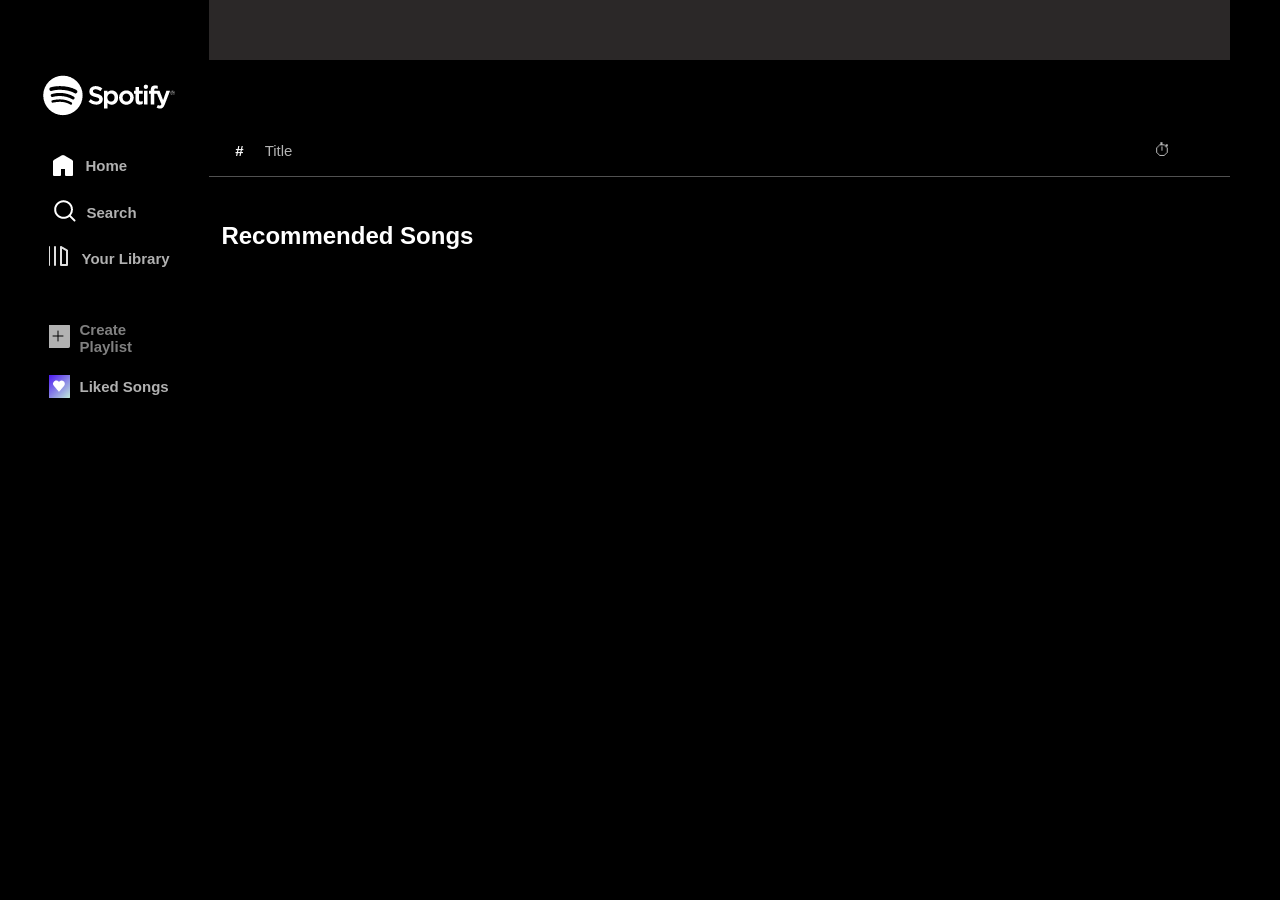
<file: trackPage.html>
<!DOCTYPE html>
<html lang="en">
<head>
    <meta charset="UTF-8">
    <meta http-equiv="X-UA-Compatible" content="IE=edge">
    <meta name="viewport" content="width=device-width, initial-scale=1.0">
    <title>Spotify</title>
    <link rel="stylesheet" href="./upBar/upbar.css">
    <link rel="stylesheet" href="./trackPage.css">
    <link rel="stylesheet" href="./web_player/sidewebplayer.css">

</head>
<body>

    <div id="up-bar">
      
    </div>

    <div id="side_bar">
        <div id="side_image">
            <img src="./web_player/Screenshot 2022-05-22 102301.png" alt="">

        </div>
        <div id="side_home" class="sidebar_div">
            <img src="./web_player/home.png" alt="">
          <a href="./HomePage/homePage.html" class="sidebar_div_a"> <b>Home</b></a> 
        </div>
        <div id="side_search" class="sidebar_div">
            <img src="./web_player/search.png" alt="">
           <a href="./searchPage.html" class="sidebar_div_a"><b>Search</b></a> 
        </div>
        <div id="side_library" class="sidebar_div">
            <img src="./web_player/playlist.png" alt="">
            <a href="./libary/libary.html" class="sidebar_div_a"><b> Your Library</b></a> 
        </div>
        <div id="side_playlist" class="sidebar_div">
            <img src="./web_player/Screenshot 2022-05-26 170202.png" alt="">
           <a id="create_playlist" onclick="addplaylist()"><b>Create Playlist</b> </a>
        </div>
        <div id="side_like" class="sidebar_div">
            <img src="./web_player/line.png" alt="">
            <a href="./likepage/" class="sidebar_div_a"><b> Liked Songs</b></a> 
        </div>
       <div id="br"></div>
      <div id="palylist_container">

       </div>

    </div>


    </div>
    <div id="albumInfo">
        
    </div>
    <div id="title">
        <div id="titleHead">
            <div>
                <h4 style="font-size: 15px;">#</h4>
            </div>
            <div>
                <p style="font-size: 15px; margin: 0 ;">Title</p>
            </div>
            <div>
                <p style="font-size: 17px;margin: 0">⏱</p>
            </div>
        </div>


    </div>

    <div>
        <h2 > Recommended Songs </h2>
        <div id="recommendedSongs">
            
        </div>

    </div>
</body>
</html>
<script type="module" src="./upBar/upbar.js"></script>
<script src="./trackPage.js"></script>
<script src="./web_player/sidewebplayer.js"></script>
</file>
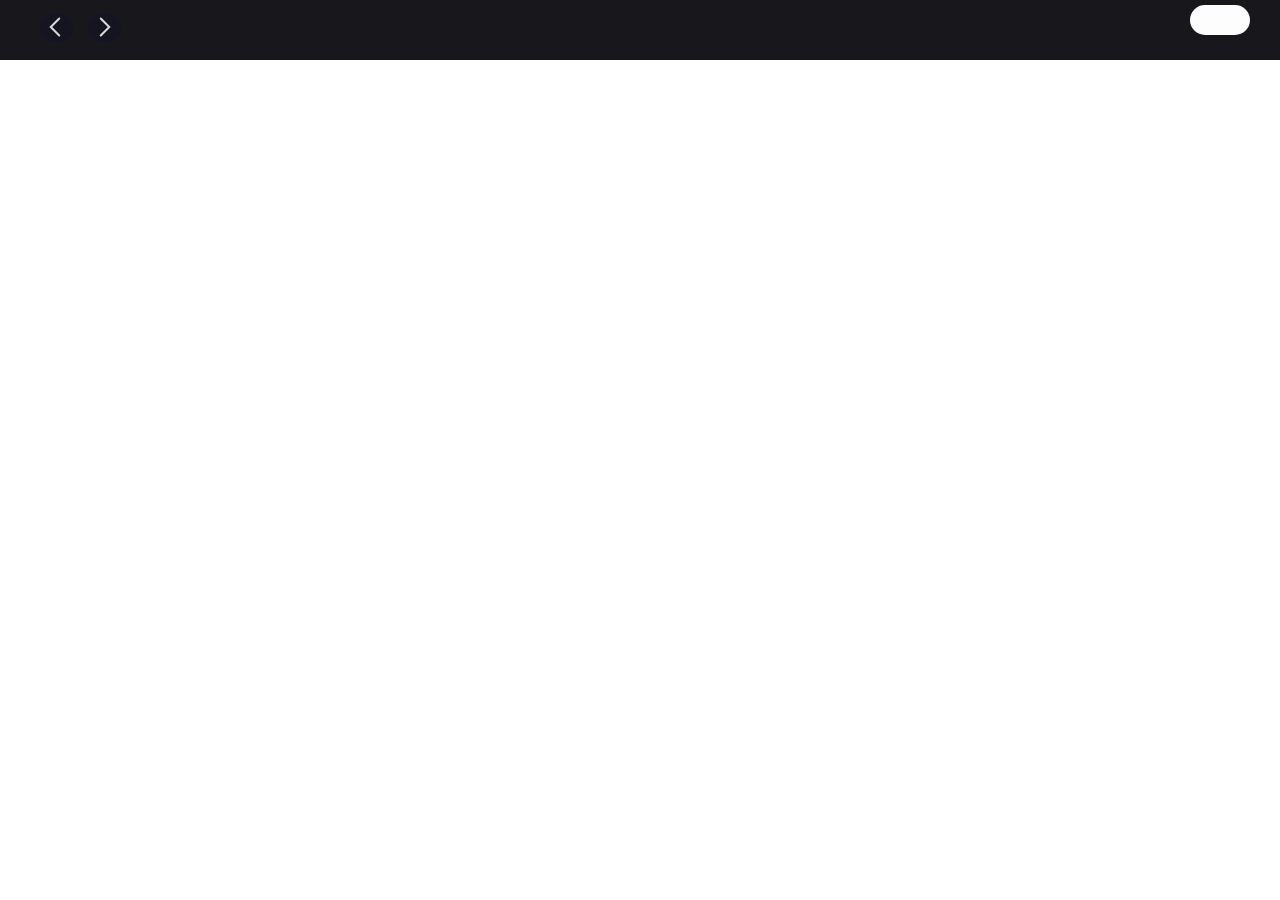
<file: upbar.html>
<!DOCTYPE html>
<html lang="en">

<head>
    <meta charset="UTF-8">
    <meta http-equiv="X-UA-Compatible" content="IE=edge">
    <meta name="viewport" content="width=device-width, initial-scale=1.0">
    <title>Document</title>
    <link rel="stylesheet" href="./upbar.css">
</head>

<body>
    <div id="up-bar">
       
    </div>
    
</body>

</html>
<script src="./upbar.js" type="module"></script>
</file>
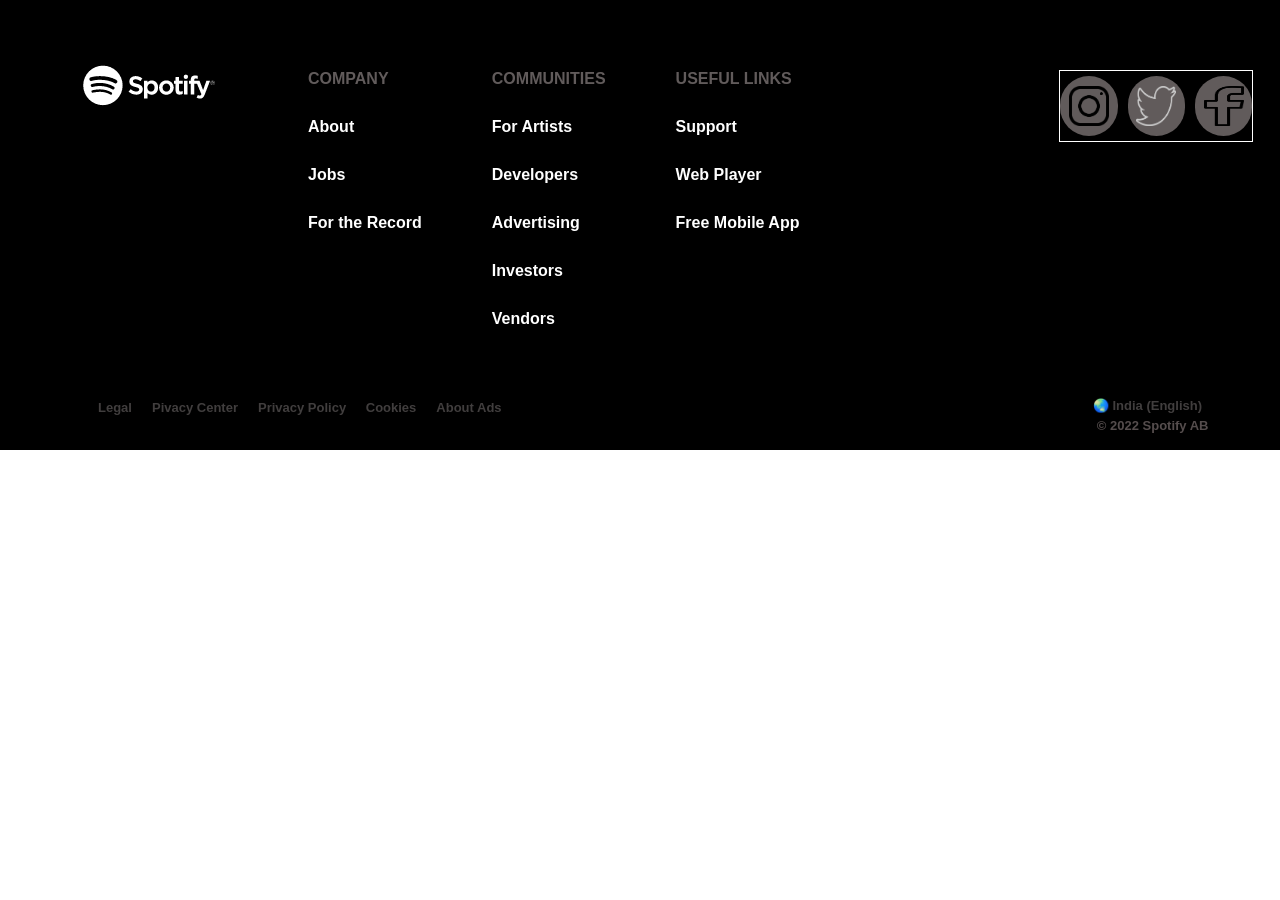
<file: footer/footer.html>
<!DOCTYPE html>
<html lang="en">
<head>
    <meta charset="UTF-8">
    <meta http-equiv="X-UA-Compatible" content="IE=edge">
    <meta name="viewport" content="width=device-width, initial-scale=1.0">
    <title>Footer</title>
    <link rel="stylesheet" href="./footer.css">
</head>
<body>
    <div id="footer_cont">
        <div id="footer_upper">
            <div id="footer_img">
                <img src="Screenshot 2022-05-22 102301.png" alt="">
            </div>
            <div id="footer_data_all">
                <div id="footer_company" class="footer_data_row">
                    <label for="" class="fooeter_heading">COMPANY</label>
                    <a href="" class="foter_data">About</a>
                    <a href="" class="foter_data">Jobs</a>
                    <a href="" class="foter_data">For the Record</a>
                </div>
                <div id="footer_communities" class="footer_data_row">
                    <label for="" class="fooeter_heading">COMMUNITIES</label>
                    <a href="" class="foter_data">For Artists</a>
                    <a href="" class="foter_data">Developers</a>
                    <a href="" class="foter_data">Advertising</a>
                    <a href="" class="foter_data">Investors</a>
                    <a href="" class="foter_data">Vendors</a>
                    
                </div>
                <div id="footer_links" class="footer_data_row">
                    <label for="" class="fooeter_heading">USEFUL LINKS</label>
                    <a href="" class="foter_data">Support</a>
                    <a href="" class="foter_data">Web Player</a>
                    <a href="" class="foter_data">Free Mobile App</a>
                </div>

            </div>
            <div id="footer_social">
                <div id="footer_insta" class="footer_social_png">
                    <img src="toppng.com-transparent-background-instagram-logo-1301x1301.png" alt="">
                </div>
                <div id="footer_twiter" class="footer_social_png">
                    <img src="toppng.com-black-twitter-logo-without-white-background-589x511.png" alt="">
                </div>
                <div id="footer_facebook" class="footer_social_png">
                    <img src="toppng.com-facebook-f-icon-facebook-icon-black-and-white-827x1462.png" alt="">
                </div>


            </div>


        </div>
        <div id="footer_lower">

            <div id="footer_right">
                <a href="" class="footer_right_class">Legal</a>
                <a href="" class="footer_right_class">Pivacy Center</a>
                <a href="" class="footer_right_class">Privacy Policy
                </a>
                <a href="" class="footer_right_class"> Cookies</a>
                <a href="" class="footer_right_class">About Ads
                </a>
                
            </div>
            <div id="footer_left">
                

                <a href="" class="footer_right_class">🌏 India (English)
                </a>
                <p>© 2022 Spotify AB</p>
            </div>
        </div>
    </div>
    
</body>
</html>
</file>
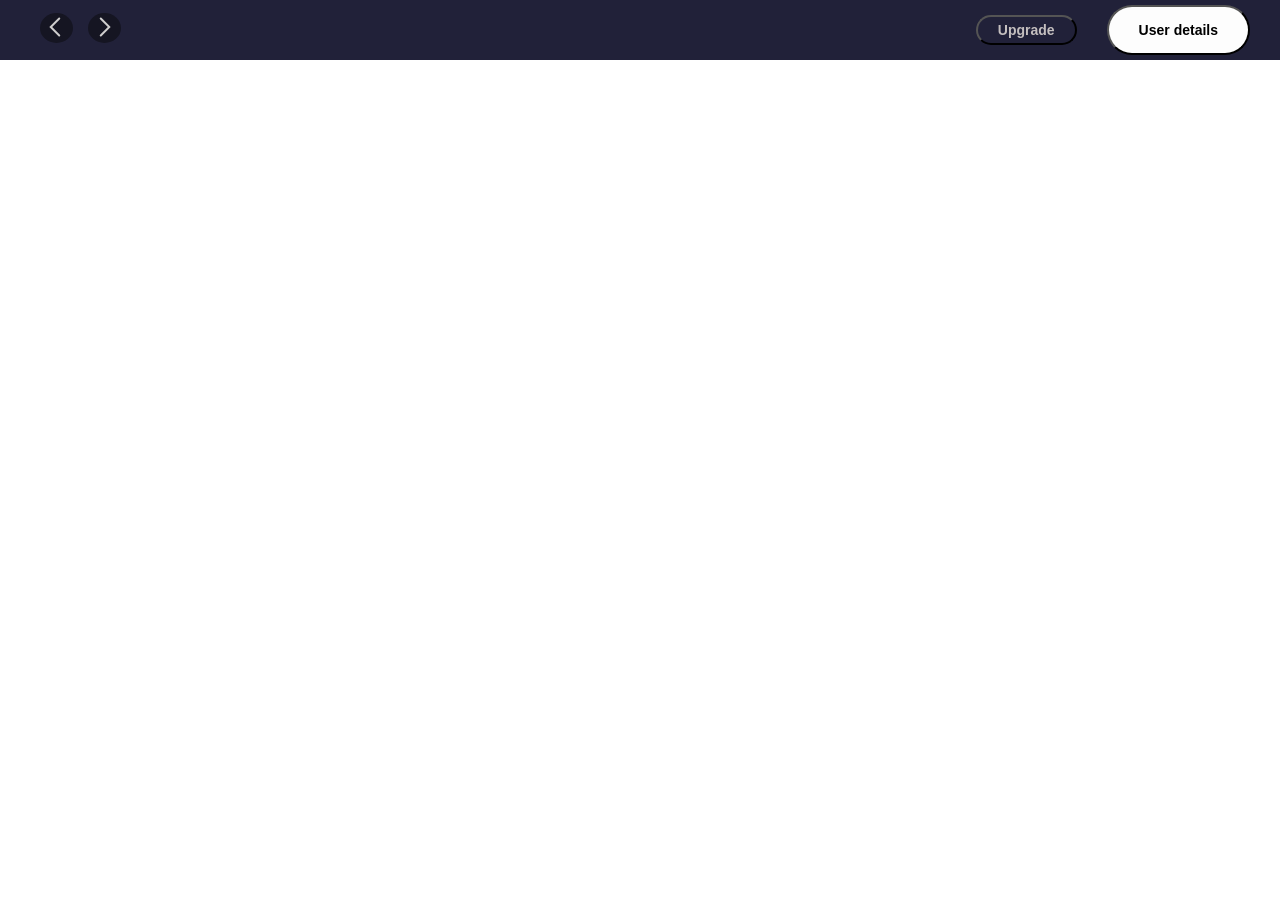
<file: HomePage/loginUpbar.html>
<!DOCTYPE html>
<html lang="en">
<head>
    <meta charset="UTF-8">
    <meta http-equiv="X-UA-Compatible" content="IE=edge">
    <meta name="viewport" content="width=device-width, initial-scale=1.0">
    <title>Document</title>
    <style>
        * {
            margin: 0;
            padding: 0;
        }

        #up-bar {
            display: flex;
            height: 60px;
            background-color: rgb(33, 33, 57);
            color: aliceblue;
        }

        #arrow,
        #sign-in {
            width: 50%;
        }

        #arrow {
            display: flex;
            margin-left: 3%;
        }

        #sign-in {
            display: flex;
            flex-direction: row-reverse;
        }

        #arrow button {
            background-color: rgb(21, 21, 34);
            width: 33px;
            height: 30px;
            border-radius: 70%;
            /* margin-top: 10px; */
            text-align: center;
            /* padding: 5px 0; */
            margin: 13px 4% 0;
            border: none;

        }

        #right-button {
            /* background-color: aqua; */
            margin-left: 15px;
        }

        #sign-in button {
            margin: 5px;
            margin-left: 25px;
            margin-top: 15px;
            padding: 5px 20px;
            background: rgba(182, 182, 182, 0.0);
            font-size: 14px ;
            font-weight: 700;
            color: rgb(196, 191, 191);
            border-radius: 30px;
            
        }
        #log-in button{
            background-color: rgb(253, 253, 253,1.0);
            border-radius: 30px;
            margin-right: 30px;
            color: black;
            margin-top: 5px;
            padding: 15px 30px;
            
        }
        svg{
            fill: rgb(207, 206, 206);
        }
    </style>
</head>

<body>
    <div id="up-bar">
        <div id="arrow">
            <div>
                <button>
                    <svg role="img" height="24" width="24" class="Svg-sc-1bi12j5-0 jgfuCe IYDlXmBmmUKHveMzIPCF"
                        viewBox="0 0 24 24">
                        <path
                            d="M15.957 2.793a1 1 0 010 1.414L8.164 12l7.793 7.793a1 1 0 11-1.414 1.414L5.336 12l9.207-9.207a1 1 0 011.414 0z">
                        </path>
                    </svg>
                </button>
            </div>
            <div id="right-button">
                <button>
                    <svg style="color: white;" role="img" height="24" width="24"
                        class="Svg-sc-1bi12j5-0 jgfuCe IYDlXmBmmUKHveMzIPCF" viewBox="0 0 24 24">
                        <path style="color: white;"
                            d="M8.043 2.793a1 1 0 000 1.414L15.836 12l-7.793 7.793a1 1 0 101.414 1.414L18.664 12 9.457 2.793a1 1 0 00-1.414 0z">
                        </path>
                    </svg>
                </button>
            </div>
        </div>
        <div id="sign-in">
            <div id="log-in">
                <button>User details</button>
            </div>
            <div> <button>Upgrade</button> </div>
        </div>
    </div>
    <div id="container">
    </div>
</body>

</html>
<script>
    
</script>
</file>
<file: navbar/Main.css>
*{
    margin: 0;
    padding: 0;
}
#nav_cont{
    height: 80px;
    background-color: black;
    display: flex;
    flex-direction: row;
    justify-content:space-between;
    align-items: center;
}
#nav_img{
    /* border: 1px solid wheat; */
    height: 60px;
    width: 10%;
    margin-left: 70px;
}
#nav_img img{
    height: 65px;
    width: 140px;
}
#nav_data{
 display: flex;
 align-items: center;
 justify-content: space-between;
 flex-direction: row;
    /* border: 1px solid wheat; */
    height: 60px;
    width:40%;
    margin-right: 70px;
}
#nav_fstpart{
    /* border: 1px solid wheat; */
    height: 59px;
    width: 50%;
    display: flex;
    display: flex;
    flex-direction: row;
    align-items: center;
    justify-content: space-around;
}
#nav_secondpart{
    /* border: 1px solid rgb(102, 66, 0); */
    height: 59px;
    width: 30%;
    display: flex;
    flex-direction: row;
    align-items: center;
    justify-content: space-around;
}
.nav_data{
    display: flex;
    flex-direction: row;
    align-items: center;
    justify-content: space-between;
    /* border: 1px solid rgb(102, 66, 0); */
 
}
.nav_data a{
    color: white;
    font-family: Helvetica,Arial,sans-serif;
    font-weight: bold;
    text-decoration: none;
}
.nav_data a:hover{
    color: rgb(32, 170, 32);
}
#break{
    margin: 0px 20px;
    color:  white;
    font-weight: bold;
    height: 20px;
}
#afterchange{

color: white;
font-family: Helvetica,Arial,sans-serif;
    font-weight: bold;
}
#afterchange:hover{
    color: rgb(32, 170, 32);
}

#img_change{
    height: 20px;
    width: 20px;
    /* background-color: white; */
}
</file>
<file: footer/footer.css>
*{
    padding: 0;
    margin: 0;
}
#footer_cont{
    background-color: black;
    height: 450px;
    /* border: 1px solid rebeccapurple; */
}
#footer_upper{
    display: flex;
    flex-direction: row;
    /* border: 1px solid rebeccapurple; */
}
#footer_img{
    margin:50px 80px;
    cursor: pointer;
}
.foter_data {
    color: white;
    font-family: Helvetica,Arial,sans-serif;
    font-weight: bold;
    text-decoration: none;
}
.fooeter_heading{
    color: #615b5b;
    font-family: Helvetica,Arial,sans-serif;
    font-weight: bold;
    text-decoration: none;
}
.foter_data:hover{
    color: rgb(32, 170, 32);
}
.footer_data_row{
    display: flex;
    flex-direction: column;
    gap: 30px;
}
#footer_data_all{
    display: flex;
    flex-direction: row;
    gap: 70px;
    margin:70px 10px;
}
#footer_social{
    border: 1px solid white;
    height: 70px;
    width: 15%;
    margin-top:70px;
    margin-left: 250px; 
    display: flex;
    flex-direction: row;
    align-items: center;
    justify-content: space-between;
    /* gap: 20px; */
}
.footer_social_png{
    display: flex;
    background-color: #615b5b;
    height: 60px;
    width: 30%;
    border-radius: 50px;
   align-items: center;
   justify-content: center;
}
.footer_social_png img{
    height: 40px;
    width: 40px;
    /* ba\ckground-color: ; */
}
#footer_right{
    margin-left: 90px;
    /* padding: 20px; */
}
.footer_right_class{
    color: rgb(65, 62, 62);
    font-family: Helvetica,Arial,sans-serif;
    font-weight: bold;
    text-decoration: none;
    font-size: 13px;
margin: 0px 8px;

    /* gap: 190px; */
}
.footer_right_class:hover{
    color: rgb(32, 170, 32);
}
#footer_lower{
    display: flex;
    flex-direction: row;
    justify-content: space-between;
}
#footer_left{
    margin-right: 70px;
    display: flex;
    flex-direction: row;
    /* border: 1px solid red; */
    height: 40px;
    color: #554d4d;
    display: flex;
    flex-direction: column;
    gap: 5px;
    font-family: Helvetica,Arial,sans-serif;
    font-weight: bold;
    font-size: 13px;
}
#footer_left p{
    margin-left: 12px;
}
</file>
<file: playlist.css>
* {
    margin: 0;
    padding: 0;
    font-family: spotify-circular, Helvetica, Arial, sans-serif;
}

body{
    background-color: #181818;
    display: flex;
    flex-direction: row;
}

#rightside {
    background-color: rgb(26, 25, 25);
    width: 100%;
    margin-left:17%;

}

#categoryheader {
    color: white;
    margin-left: 30px;
    margin-top: 50px;
    margin-bottom:30px;
    font-family: spotify-circular, Helvetica, Arial, sans-serif;
    font-size: 80px;
}


#container {
    /* display: flex; */
    /* flex-direction: row; */
    background-color: #181818;
    width: 100%;
}


.playlists {

    display: grid;
    grid-template-columns: repeat(5,1fr);
    /* grid-gap: 20px; */
    /* margin: 5%; */
    grid-row-gap: 20px;
}

.playlists>div {
    background-color: #212020;
    border-radius: 5px;
    margin: 0 10px;
    padding: 5%;
    /* position: absolute; */
    /* border: 3px solid red; */
}



#container>div {
    margin: 10px;
    padding: 10px;
    background-color: #212020;
    color: white;
    border-radius: 5px;
    height: 70%;
}
.imgDiv{
    position: relative;
}

#container img {
    /* height: 10vw;
    border-radius: 5px; */
    height: 70%;
    border-radius: 5px;
    width: 100%;

}

.description {
    height: 14;
    /* background-color: red; */
    /* white-space: nowrap; */
    width: 100%;
    /* height: 100px; */
    overflow: hidden;
    text-overflow: ellipsis;
}

.title {
    height: 6%;
    /* background-color: red; */
    /* white-space: nowrap; */
    width: 100%;
    /* height: 100px; */
    overflow: hidden;
    text-overflow: ellipsis;
    padding: 7% 0;
}

.playButton {
    display: none;
    /* background-color: green; */
    position: relative;
    top: -48px;
    left: 135px;
    
    /* margin-left: 160px; */
    height: 20%;
    width: 20%;
     /* border: 3px solid red; */
}

.playlists>div:hover {
    background-color: #2d2c2c;
}

.playlists>div:hover span {
    display: block;
    
}

h2 {
    font-size: 17px;
}

p {
    font-size: 14px;
    color: rgb(174, 173, 173);
}

h1 {
    font-size: 25px;
}
</file>
<file: upbar.css>
* {
    margin: 0;
    padding: 0;
}

#up-bar {
    display: flex;
    height: 60px;
    background-color: rgb(24, 24, 28);
    color: aliceblue;
}

#arrow,
#sign-in {
    width: 50%;
}

#arrow {
    display: flex;
    margin-left: 3%;
}

#sign-in {
    display: flex;
    flex-direction: row-reverse;
}

#arrow button {
    background-color: rgb(21, 21, 34);
    width: 33px;
    height: 30px;
    border-radius: 70%;
    /* margin-top: 10px; */
    text-align: center;
    /* padding: 5px 0; */
    margin: 13px 4% 0;
    border: none;

}

#right-button {
    /* background-color: aqua; */
    margin-left: 15px;
}

#sign-in button {
    margin: 5px;
    padding: 15px 30px;
    background: rgba(182, 182, 182, 0.0);
    border: none;
    font-size: 14px;
    font-weight: 700;
    color: rgb(196, 191, 191);
}

#log-in button {
    background-color: rgb(253, 253, 253, 1.0);
    border-radius: 30px;
    margin-right: 30px;
    color: black;

}

button {
    fill: rgb(219, 217, 217);
}

#sign-in button:hover, #arrow button:hover {
    cursor: pointer;
}
</file>
<file: sidewebplayer.css>
*{
    margin: 0;
    padding: 0;
    /* color: white; */
    font-family: Helvetica,Arial,sans-serif;
    /* color: white; */
}

#side_bar{
    width: 17%;
    height: 100vh;
    position: fixed;
    background-color: black;
    display: flex;
    justify-content: start;
    align-items: center;
    flex-direction:column;
    
}
.sidebar_div{
    /* border: 1px solid white; */
    width: 60%;
    align-items: center;
    display: flex;
    align-items: center;justify-content: start;
    gap: 10px;
    margin-top: 20px; ;
    color: gray;
    margin-left: 10px;
    font-size: 15px;

}
 .sidebar_div_a{
    text-decoration: none;
    color: rgb(177, 177, 177);
} 
.sidebar_div_a:hover{
    color: white;
}

#side_playlist{
    margin-top: 50px;
}

.playlistadd{
    color: rgb(88, 85, 85);
    display: flex;
    flex-direction: column;
    margin-top: 20px;
    cursor: pointer;
    margin-left: -35px;
    /* gap: 20px; */
    
}



.playlistadd a{
    color: green;
}
.playlistadd:hover{
color: white
;
}
.playlistdiv{
    height: 70px;
    width: 10%;
    border: 1px solid red;
    background-color: green;
}
</file>
<file: upBar/upbar.css>
* {
    margin: 0;
    padding: 0;
}

#up-bar {
    display: flex;
    height: 60px;
    background-color: rgb(43, 40, 40);
    color: aliceblue;
    margin-left: 17%;
}

#arrow,
#sign-in {
    width: 50%;
}

#arrow {
    display: flex;
    margin-left: 3%;
}

#sign-in {
    display: flex;
    flex-direction: row-reverse;
}

#arrow button {
    background-color: rgb(21, 21, 34);
    width: 33px;
    height: 30px;
    border-radius: 70%;
    /* margin-top: 10px; */
    text-align: center;
    /* padding: 5px 0; */
    margin: 13px 4% 0;
    border: none;

}

#right-button {
    /* background-color: aqua; */
    margin-left: 15px;
}

#sign-in button {
    margin: 5px;
    padding: 15px 30px;
    background: rgba(182, 182, 182, 0.0);
    border: none;
    font-size: 14px;
    font-weight: 700;
    color: rgb(196, 191, 191);
}

#log-in button {
    background-color: rgb(253, 253, 253, 1.0);
    border-radius: 30px;
    margin-right: 30px;
    color: black;

}

button {
    fill: rgb(219, 217, 217);
}

#sign-in button:hover, #arrow button:hover {
    cursor: pointer;
}
</file>
<file: search.css>
@media only screen and (max-width: 941px) {
    #gridContainer {
        display: grid;
        grid-template-columns: repeat(3, 1fr);
        grid-gap: 20px;
        /* background-color: rgb(226, 36, 36); */
        padding-left: 20px;
        height: auto;
    }
}

@media only screen and (max-width: 1270px) and (min-width: 941px) {
    #gridContainer {
        display: grid;
        grid-template-columns: repeat(4, 1fr);
        grid-gap: 20px;
        /* background-color: rgb(226, 36, 36); */
        padding-left: 20px;
        height: auto;
    }
}

@media only screen and (min-width: 1270px) {

    #gridContainer {
        display: grid;
        grid-template-columns: repeat(5, 1fr);
        grid-gap: 20px;
        /* background-color: rgb(226, 36, 36); */
        padding-left: 20px;
        height: auto;
        padding-right: 30px;
    }
}


#inputSearch{
    position: relative;
    padding: 10px 98px 10px 30px;
    border-radius: 30px;
    border-color: none;
    margin: 12px;
    top:-63px;
    left: 380px;
    /* z-index: 1; */
}
body{

    background-color: rgb(0, 0, 0);
}
.body {
    display: flex;
    flex-direction: row;
}
#up-bar{
    
    margin-left: 17%;
}

/* #leftside {
    background-color: rgb(231, 218, 218);
    width: 17%;
    height: 1000px;
} */

#rightside {

    background-color: rgb(0, 0, 0);
    width: 85%;

    width: 100%;
    margin-left:17%;

}



#browseall {
    color: white;

    margin: 30px;

    font-family: spotify-circular, Helvetica, Arial, sans-serif
}


#gridContainer div {
    width: 190px;
    height: 200px;
    border-radius: 8px;
    cursor: pointer;
    margin-left: 10px;
    overflow: hidden;
}

#gridContainer img {
    height: 90px;
    width: 90px;
    transform: rotate(25deg) translate(18%, -2%);
    margin-left: 100px;
    margin-top: 60px;
}

#gridContainer h3 {
    color: white;

    padding: 20px;

    font-size: 22px;
    font-family: spotify-circular, Helvetica, Arial, sans-serif
}

#gridContainer>div {
    background-color: rgb(39, 133, 106);
}

#gridContainer :nth-child(9) {
    background-color: rgb(156, 240, 225);
}

#gridContainer :nth-child(10) {
    background-color: rgb(215, 242, 125);
}

#gridContainer :nth-child(11) {
    background-color: rgb(20, 138, 8);
}

#gridContainer :nth-child(12) {
    background-color: rgb(96, 129, 8);
}

#gridContainer :nth-child(17) {
    background-color: rgb(165, 103, 82);
}

#gridContainer :nth-child(22) {
    background-color: rgb(96, 129, 8);
}

#gridContainer :nth-child(23) {
    background-color: rgb(165, 103, 82);
}

#gridContainer :nth-child(28) {
    background-color: rgb(50, 255, 101);
}

#gridContainer :nth-child(26) {
    background-color: rgb(63, 165, 94);
}

#gridContainer :nth-child(22) {
    background-color: rgb(185, 27, 125);
}

#gridContainer :nth-child(30) {
    background-color: rgb(250, 108, 60);
}

#gridContainer :nth-child(31) {
    background-color: rgb(235, 30, 50);
}

#gridContainer :nth-child(33) {
    background-color: rgb(13, 115, 236);
}

#gridContainer :nth-child(34) {
    background-color: rgb(248, 255, 153);
}

#gridContainer :nth-child(41) {
    background-color: rgb(235, 30, 50);
}

#gridContainer :nth-child(54) {
    background-color: rgb(235, 30, 50);
}

#gridContainer :nth-child(18) {
    background-color: rgb(235, 30, 50);
}

#gridContainer :nth-child(19) {
    background-color: rgb(13, 115, 236);
}

#gridContainer :nth-child(48) {
    background-color: rgb(13, 115, 236);
}

#gridContainer :nth-child(20) {
    background-color: rgb(140, 25, 50);
}

#gridContainer :nth-child(21) {
    background-color: rgb(140, 25, 50);
}

#gridContainer :nth-child(59) {
    background-color: rgb(140, 25, 50);
}


#gridContainer :nth-child(16) {
    background-color: rgb(175, 40, 150);
}

#gridContainer :nth-child(27) {
    background-color: rgb(175, 40, 150);
}

#gridContainer :nth-child(60) {
    background-color: rgb(175, 40, 150);
}


#gridContainer :nth-child(2) {
    background-color: rgb(30, 50, 100);
}

#gridContainer :nth-child(6) {
    background-color: rgb(30, 50, 100);
}

#gridContainer :nth-child(15) {
    background-color: rgb(30, 50, 100);
}

#gridContainer :nth-child(24) {
    background-color: rgb(30, 50, 100);
}

#gridContainer :nth-child(35) {
    background-color: rgb(30, 50, 100);
}

#gridContainer :nth-child(36) {
    background-color: rgb(30, 50, 100);
}

#gridContainer :nth-child(45) {
    background-color: rgb(30, 50, 100);
}



#gridContainer :nth-child(3) {
    background-color: rgb(141, 103, 171);
}

#gridContainer :nth-child(5) {
    background-color: rgb(141, 103, 171);
}

#gridContainer :nth-child(7) {
    background-color: rgb(141, 103, 171);
}

#gridContainer :nth-child(13) {
    background-color: rgb(141, 103, 171);
}

#gridContainer :nth-child(14) {
    background-color: rgb(141, 103, 171);
}

#gridContainer :nth-child(25) {
    background-color: rgb(141, 103, 171);
}

#gridContainer :nth-child(32) {
    background-color: rgb(141, 103, 171);
}

#gridContainer :nth-child(37) {
    background-color: rgb(141, 103, 171);
}

#gridContainer :nth-child(50) {
    background-color: rgb(141, 103, 171);
}


#gridContainer :nth-child(4) {
    background-color: rgb(232, 17, 91);
}

#gridContainer :nth-child(8) {
    background-color: rgb(232, 17, 91);
}

#gridContainer :nth-child(29) {
    background-color: rgb(232, 17, 91);
}

#gridContainer :nth-child(39) {
    background-color: rgb(232, 17, 91);
}

#gridContainer :nth-child(51) {
    background-color: rgb(232, 17, 91);
}



#gridContainer :nth-child(38) {
    background-color: rgb(247, 157, 127);
}

#gridContainer :nth-child(40) {
    background-color: rgb(102, 7, 16);
}

#gridContainer :nth-child(42) {
    background-color: rgb(14, 229, 245);
}

#gridContainer :nth-child(43) {
    background-color: rgb(243, 181, 187);
}

#gridContainer :nth-child(44) {
    background-color: rgb(92, 30, 10);
}

#gridContainer :nth-child(46) {
    background-color: rgb(14, 229, 245);
}

#gridContainer :nth-child(47) {
    background-color: rgb(243, 181, 187);
}

#gridContainer :nth-child(49) {
    background-color: rgb(92, 30, 10);
}

#gridContainer :nth-child(52) {
    background-color: rgb(255, 23, 131);
}

#gridContainer :nth-child(53) {
    background-color: rgb(252, 228, 11);
}

#gridContainer :nth-child(55) {
    background-color: rgb(175, 44, 0);
}

#gridContainer :nth-child(56) {
    background-color: rgb(252, 227, 117);
}

#gridContainer :nth-child(57) {
    background-color: rgb(252, 228, 11);
}

#gridContainer :nth-child(58) {
    background-color: rgb(248, 25, 25);
}

#gridContainer :nth-child(61) {
    background-color: rgb(252, 227, 117);
}

#gridContainer :nth-child(62) {
    background-color: rgb(16, 165, 133);
}

#gridContainer :nth-child(63) {
    background-color: rgb(221, 138, 217);
}


/* Sidebar */

*{
    margin: 0;
    padding: 0;
    /* color: white; */
    font-family: Helvetica,Arial,sans-serif;
    /* color: white; */
}

#side_bar{
    width: 17%;
    height: 100vh;
    position: fixed;
    background-color: black;
    display: flex;
    justify-content: start;
    align-items: center;
    flex-direction:column;
    
}
.sidebar_div{
    /* border: 1px solid white; */
    width: 60%;
    align-items: center;
    display: flex;
    align-items: center;justify-content: start;
    gap: 10px;
    margin-top: 20px; ;
    color: gray;
    margin-left: 10px;
    font-size: 15px;

}
 .sidebar_div_a{
    text-decoration: none;
    color: rgb(177, 177, 177);
} 
.sidebar_div_a:hover{
    color: white;
}

#side_playlist{
    margin-top: 50px;
}

.playlistadd{
    color: rgb(88, 85, 85);
    display: flex;
    flex-direction: column;
    margin-top: 20px;
    cursor: pointer;
    margin-left: -35px;
    /* gap: 20px; */
    
}



.playlistadd a{
    color: green;
}
.playlistadd:hover{
color: white
;
}
.playlistdiv{
    height: 70px;
    width: 10%;
    border: 1px solid red;
    background-color: green;
}
</file>
<file: web_player/sidewebplayer.css>
*{
    margin: 0;
    padding: 0;
    /* color: white; */
    font-family: Helvetica,Arial,sans-serif;
    /* color: white; */
}

#side_bar{
    width: 17%;
    height: 100vh;
    position: fixed;
    background-color: black;
    display: flex;
    justify-content: start;
    align-items: center;
    flex-direction:column;
    overflow:visible;
    
}
.sidebar_div{
    /* border: 1px solid white; */
    width: 60%;
    align-items: center;
    display: flex;
    align-items: center;justify-content: start;
    gap: 10px;
    margin-top: 20px; ;
    color: gray;
    margin-left: 10px;
    font-size: 15px;
    background: none;

}
.sidebar_div b{
    background: none;
}
 .sidebar_div_a{
    text-decoration: none;
    color: rgb(177, 177, 177);
    background: none;
} 
#side_image{
    background: none;
}
.sidebar_div_a:hover{
    color: white;
}

#side_playlist{
    margin-top: 50px;
}

.playlistadd{
    color: rgb(88, 85, 85);
    display: flex;
    flex-direction: column;
    margin-top: 20px;
    cursor: pointer;
    margin-left: -35px;
    /* gap: 20px; */
    background: none;
    
}

#palylist_container
{
    background: none;
}
.playlistadd a{
    color: green;
}
.playlistadd:hover{
color: white
;
}
.playlistdiv{
    height: 70px;
    width: 10%;
    border: 1px solid red;
    background-color: green;
}      
#create_playlist{
    background: none;
}
</file>
<file: searchPage.css>
body{
    /* margin-left: 16%; */
    color: white;
    background-color: black;

    margin-bottom: 50px;
    
}

#up-bar{
    margin-left: 17%;
    background-color: black;
}
/* #side_bar{

 
    opacity: 10;
}*/



#inputSearch{
    position: relative;
    padding: 8px 78px 8px 30px;
    border-radius: 30px;
    border-color: none;
    margin: 0%;
    top:-50px;
    left: 390px;
    /* z-index: 1; */
}

#topResultElement{
    display: flex;
    gap: 40px;
    margin-left: 17%;
}
#topResultElement h2{
    margin-left: 0px !important;
}
#topResultElement>div:nth-child(1){
    width: 40%;
    
}
#topResultElement>div:nth-child(2){
    width: 55%;
    
}
#topResult>div{
    padding: 0px 32px;
    background-color: #181818;
    padding: 20px 0px 10px 20px;
    border-radius: 7px;
}
#topResult>div:hover{
    cursor: pointer;
    background-color: #292929;
}
#topResult>div>img{
    width: 25%;
    border-radius: 8px;
}
#topResult>div>h1{
    font-size: 32px;
    margin-top: 10px;
    margin-bottom: 7px;
    font-family:  var(--font-family,spotify-circular),Helvetica,Arial,sans-serif;
}

#topResult>div>p{
    font-size: 14px;
    color: #b3b3b3;
    margin-bottom: 10px;
    font-family:  var(--font-family,spotify-circular),Helvetica,Arial,sans-serif;
}

#songs{
    display: flex;
    flex-direction: column;
    /* width: 140%; */
    
}

#songs>div{
    display: flex;
    margin-top: 5px;
    /* justify-content: space-between; */
    align-items: center;
    /* padding: 0px 16px; */
}
#songs>div>div{
    padding: 2px;
}

#songs>div>div:nth-child(1){
    width: 10%;
}
#songs>div>div:nth-child(2){
    width: 90%;
}
#songs>div>div:nth-child(3){
    font-size: 14px;
    
    font-family:  var(--font-family,spotify-circular),Helvetica,Arial,sans-serif;

}



#songs img{
    width: 2.5rem;
    margin-top: 5px;
    margin-left: 5px;
    
    /* display: block; */
}

#songs h3{
    font-size: 15px;
    /* color: red; */
    color: white;
    margin-top: 0px;
    margin-bottom: 5px;
    /* margin-left: 5px; */
    font-family:  var(--font-family,spotify-circular),Helvetica,Arial,sans-serif;
}

#songs p{
    font-size: 13px;
    /* margin-left: 5px; */
    margin-bottom: 0px;
    color: #b3b3b3;
    font-family:  var(--font-family,spotify-circular),Helvetica,Arial,sans-serif;
}




.headElement{
    font-size: 24px;
    font-family:  var(--font-family,spotify-circular),Helvetica,Arial,sans-serif;
    margin-left: 17%;
    margin-top: 20px;
    margin-bottom: 20px;

}


#artists,#albums,#playlists,#episodes{
    display: grid;
    grid-template-columns: repeat(6,1fr);
    gap: 20px;
    text-overflow:ellipsis;
    /* overflow: hidden; */
    margin-left: 17%;
    
}

#artists>div,#albums>div,#playlists>div,#episodes>div{
    display: flex;
    flex-direction: column;
    padding: 12px;
    overflow: hidden;
    height: fit-content;
    border-radius: 7px;
    background-color: #181818;
    margin-bottom: 30px;
    margin-top: 7px;

}

#artists>div:hover,#albums>div:hover,#playlists>div:hover,#episodes>div:hover{

    cursor: pointer;
    background-color: #292929;

}
#albums>div>img,#playlists>div>img,#episodes>div>img{
    /* margin-top: 10px; */
    width: 8.5em;
    margin: auto;
    height: 8.5em;
    border-radius: 8px;
    
}
#artists>div>img{
    width: 8.5em;
    padding-top: 7px;
    height: 8.5em;
    margin: auto;
    /* border-radius: 8px; */
    border-radius: 50%;
}

#artists>div>div>h3,#albums>div>h3,#playlists>div>h3,#episodes>div>h3{
    font-size: 16px;
    text-overflow: ellipsis;
    overflow: hidden;
    white-space: nowrap;
    margin-left: 13px;
    margin-bottom: -10px; 
    line-height: 3rem;
    font-family:  var(--font-family,spotify-circular),Helvetica,Arial,sans-serif;
}


#artists>div>p,#albums>div>p,#playlists>div>p,#episodes>div>p{
    font-size: 14px;
    margin-left: 13px;
    color: #b3b3b3;
    text-overflow: ellipsis;
    overflow: hidden;
    white-space: nowrap;
    font-weight: 500;
    font-family:  var(--font-family,spotify-circular),Helvetica,Arial,sans-serif;
}
</file>
<file: trackPage.css>
body{
    background-color: black;

    margin-right: 50px;
    color: #b3b3b3;
    font-family:  var(--font-family,spotify-circular),Helvetica,Arial,sans-serif;

}
#up-bar{
    margin-left: 17%;
}
#albumInfo{
    display: flex;
    margin-left: 17%;
    /* border: 1px solid white; */
    color: aliceblue;
    padding: 30px;
    font-family:  var(--font-family,spotify-circular),Helvetica,Arial,sans-serif;

    background: linear-gradient(transparent 0,rgba(0,0,0,.5) 100%),var(--background-noise);
}

#albumInfo>div:nth-child(1){
   
    width: 210px;
    
}

#albumInfo>div:nth-child(1)>img{
    width: 210px;
    height: 210px;
}
#albumInfo>div:nth-child(2){

    width: 100%;
    display: flex;
    flex-direction: column;
    justify-content: end;
    align-items: baseline;
}
#albumInfo>div:nth-child(2)>div:nth-child(2){

    width: 100%;
}
#albumInfo>div:nth-child(2)>div>h2{
    margin-top: 6%;
    
    font-size: 12px;
    
}

#albumInfo>div:nth-child(2){

    padding: 20px;
}
#albumInfo>div:nth-child(2)>div>h1{
    
    margin: 5px 0px 9px 0px ;
    font-size: 2.7vw;
    font-size: 200%;
    font-family:  var(--font-family,spotify-circular),Helvetica,Arial,sans-serif;
    
}

#albumInfo>div:nth-child(2)>div>img{
    width: 20px;
    height: 20px;
    margin-bottom: -5px;
    border-radius: 50%;
}

#albumInfo>div:nth-child(2)>div>span{
    font-size: 14px ;
    font-family:  var(--font-family,spotify-circular),Helvetica,Arial,sans-serif;

}

#title{
    display: flex;
    flex-direction: column;
    /* width: 140%; */
    position: sticky;
    margin-left: 17%;
    
}

#title>div{
    display: flex;
    margin-top: 5px;
    /* justify-content: space-between; */
    align-items: center;
    padding: 5px;
    /* padding: 0px 16px; */
}

#title>div:hover{
    cursor: pointer;
    background-color: #232323;
}


#title>div>div:nth-child(1){
    
    width: 5%;
}

#title>div>div:nth-child(2){
    width: 88%;
}

#title>div>div:nth-child(3){
    font-size: 14px;
    color: #b3b3b3;
    font-family:  var(--font-family,spotify-circular),Helvetica,Arial,sans-serif;

}

#title h4{
    font-size: 15px;
    text-align: center;
    font-family:  var(--font-family,spotify-circular),Helvetica,Arial,sans-serif;
    color: white;
    margin: 12px;
}

#titleHead:hover{
    
    background-color: black !important;
}

#title h3{
    /* margin: 15px; */
    font-size: 15px;
    /* color: red; */
    color: white;
    margin-top: 0px;
    margin-bottom: 4px;
    /* margin-left: 5px; */
    font-family:  var(--font-family,spotify-circular),Helvetica,Arial,sans-serif;
}

#title p{
    font-size: 13px;
    /* margin-left: 5px; */
    margin-bottom: 0px;
    color: #b3b3b3;
    font-family:  var(--font-family,spotify-circular),Helvetica,Arial,sans-serif;
}

#titleHead{
    border-bottom: 0.5px solid #515151;
    margin-bottom: 5px;
    /* padding-bottom: 150px; */
}

#title+div{
    margin-top: 40px;
    margin-bottom: 50px;
}
#title+div>h2{
    color: #FFFFFF;
    margin: 18px 0px 20px 18%;
}
#recommendedSongs{
    /* margin-top: 50px; */
    display: flex;
    flex-direction: column;
    /* width: 140%; */
    margin-left: 17%;
    
}

#recommendedSongs>div{
    display: flex;
    margin-top: 5px;
    /* justify-content: space-between; */
    align-items: center;
    /* padding: 0px 16px; */
}
#recommendedSongs>div:hover{
    cursor: pointer;
    background-color: #232323;
}
#recommendedSongs>div>div{
    padding: 2px;
}

#recommendedSongs>div>div:nth-child(1){
    width: 5%;
}
#recommendedSongs>div>div:nth-child(2){
    width: 87%;
}
#recommendedSongs>div>div:nth-child(3){
    font-size: 14px;
    
    font-family:  var(--font-family,spotify-circular),Helvetica,Arial,sans-serif;

}



#recommendedSongs img{
    width: 2.5rem;
    margin-top: 5px;
    margin-left: 5px;
    
    /* display: block; */
}

#recommendedSongs h3{
    font-size: 15px;
    /* color: red; */
    color: white;
    margin-top: 0px;
    margin-bottom: 4px;
    /* margin-left: 5px; */
    font-family:  var(--font-family,spotify-circular),Helvetica,Arial,sans-serif;
}

#recommendedSongs p{
    font-size: 13px;
    /* margin-left: 5px; */
    margin-bottom: 0px;
    color: #b3b3b3;
    font-family:  var(--font-family,spotify-circular),Helvetica,Arial,sans-serif;
}

#title>div>button{
    background-color: black;
    color: #FFFFFF;
    margin-left: 15px;
}

#title>div>div:nth-child(5){
    position: absolute;
    width: 100%;
    /* height: 10000%; */
    z-index: index 1; ;
    height: max-content;
    /* border: 1px solid; */
}

#title>div>div:nth-child(5)>div{

    
    position: relative;
    width: fit-content;
    border-radius: 5px;
    left: 82%;
    
    top: 70px;
    background-color: #282828;
    
    
}

#title>div>div:nth-child(5)>div>button{
    /* width: 500px; */
    width: 100%;
    padding: 12px 78px 12px 12px;
    font-size: 14px;
    color: rgba(255,255,255,.9);
    background-color: #282828;
    border-color: #282828;
    border-radius: 5px;
    margin: 1px;
}

#title>div>div:nth-child(5)>div>button:hover{
    background-color: #454444;
}


#recommendedSongs>div>button{
    background-color: black;
    color: #FFFFFF;
    margin-left: 15px;
}


#recommendedSongs>div>div:nth-child(5){
    /* border: 1px solid; */
    position: absolute;
    width: 80%;
    margin-bottom: 50px;
    /* z-index: index 1; ; */
 
}

 #recommendedSongs>div>div:nth-child(5)>div{
    position: relative;
    width: fit-content;
    border-radius: 5px;
    left: 82%;
    top: 97px;
    background-color: #282828;
  
}

#recommendedSongs>div>div:nth-child(5)>div>button{
    
    width: 100%;
    padding: 12px 78px 12px 12px;
    font-size: 14px;
    color: rgba(255,255,255,.9);
    background-color: #282828;
    border-color: #282828;
    border-radius: 5px;
    margin: 1px;
}

#recommendedSongs>div>div:nth-child(5)>div>button:hover{
    background-color: #454444;
}
</file>
